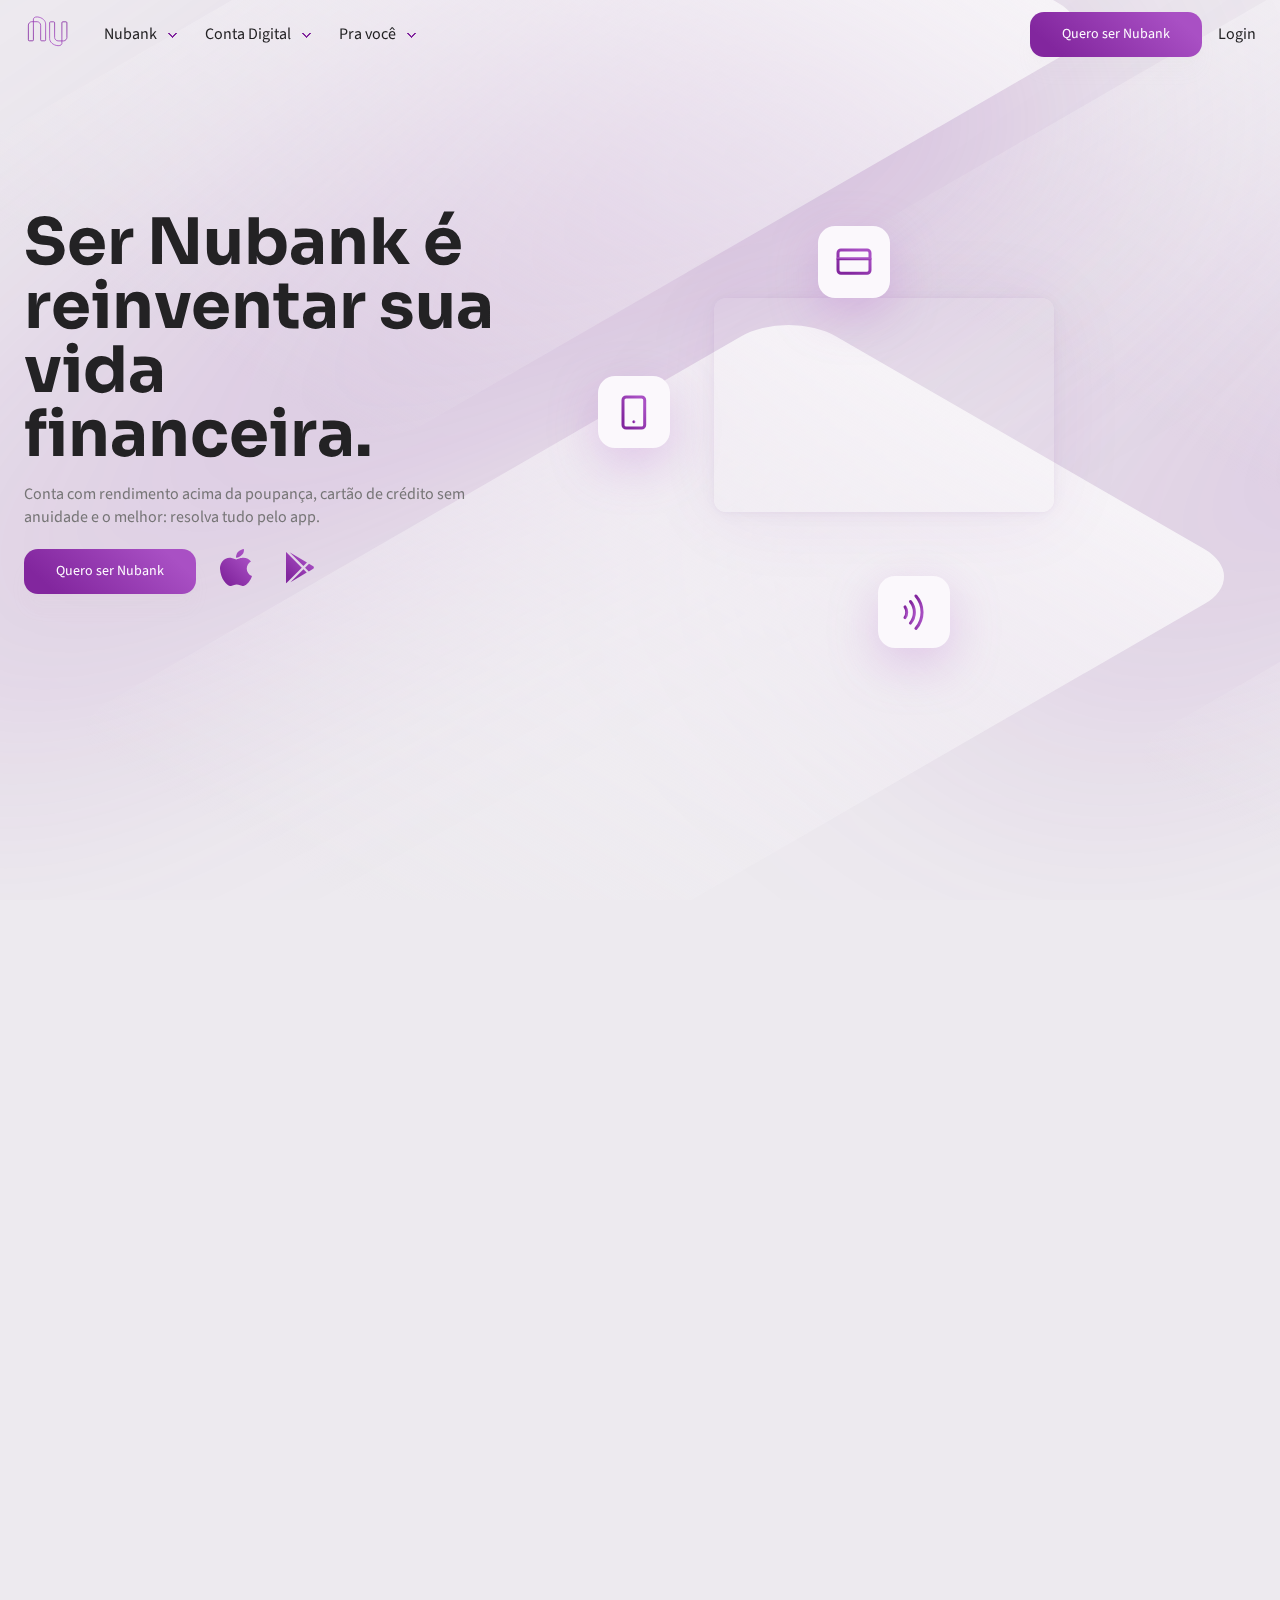
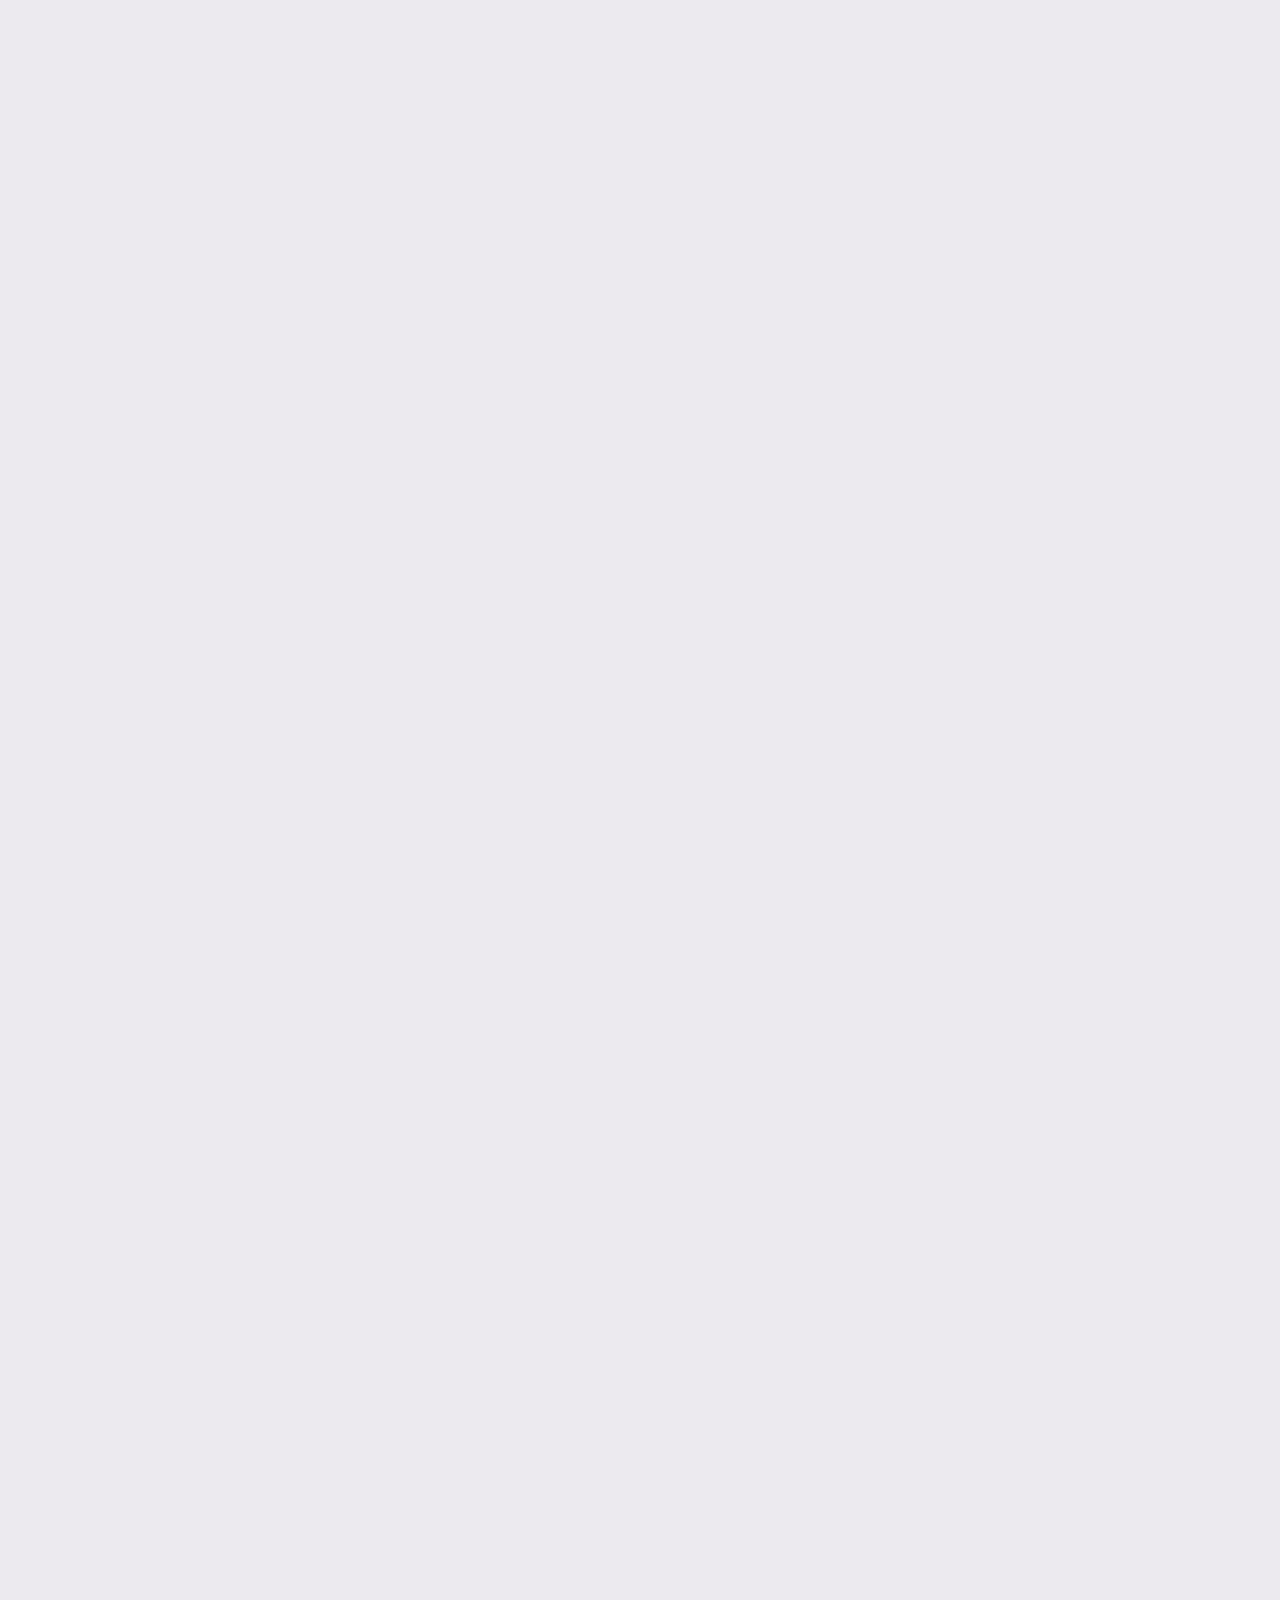
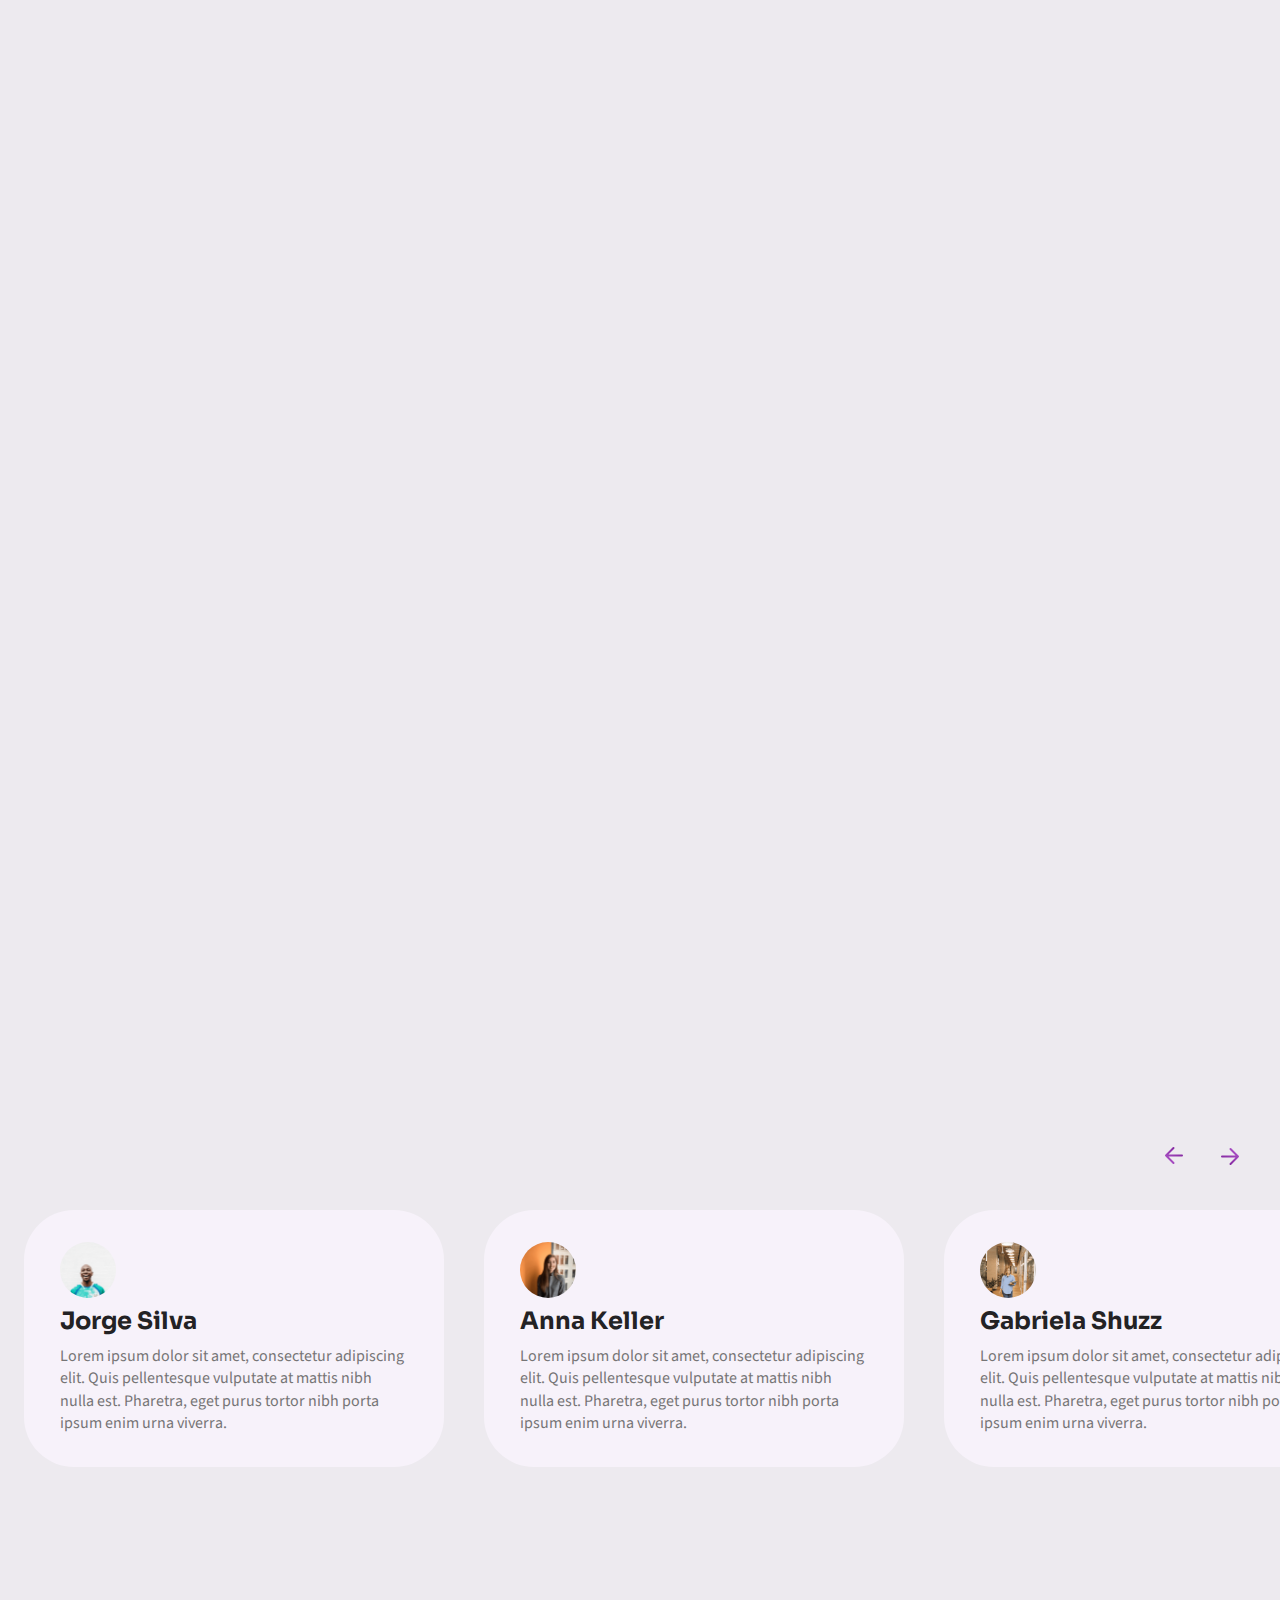
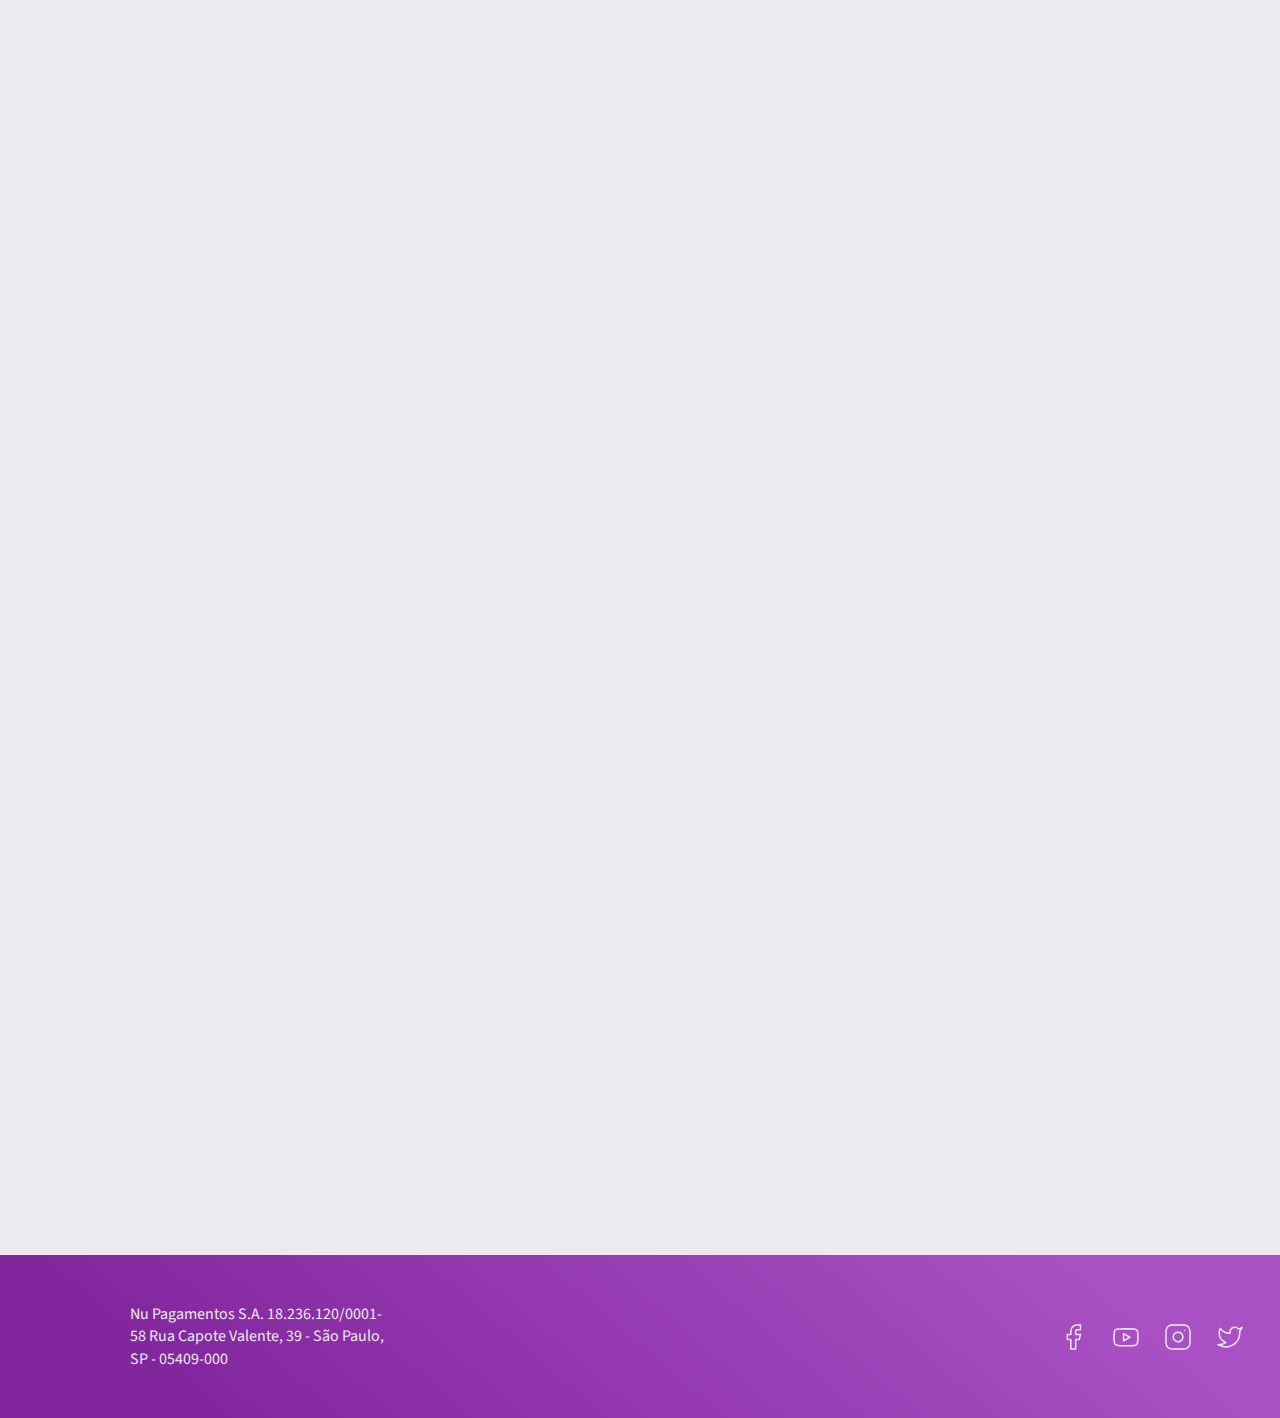
<file: nubank/index.html>
<!DOCTYPE html>
<html lang="en">
<head>
    <meta charset="UTF-8">
    <meta name="viewport" content="width=device-width, initial-scale=1.0">
    <link rel="preconnect" href="https://fonts.gstatic.com">
    <link href="https://fonts.googleapis.com/css2?family=Sora:wght@300;400;500;600&family=Source+Sans+Pro:wght@300;400&display=swap" rel="stylesheet"> 
    <link rel="stylesheet" href="css/style.css">
    <link rel="stylesheet" href="css/aos.css" />
    <link rel="stylesheet" href="https://unpkg.com/swiper/swiper-bundle.min.css">
    <title>Nubank</title>
    <script src="js/svg-inject.min.js"></script>
    <!-- <script src="js/svg-inject.min.js"></script> -->
</head>
<body>
    <!--========== HEADER ==========-->
    <div>
    <header id="header">
        <nav class="navbar-mobile">
            <div class="bx" id="bx" data-aos="fade-up" data-aos-delay="100"></div>
            <div class="logo" data-aos="fade-up" data-aos-delay="200">
                <a href="#">
                    <img src="svg/logonu.svg" loading="lazy" onload="SVGInject(this)" />
                </a>
            </div>
            <a href="" data-aos="fade-up" data-aos-delay="300">Login</a> 
        </nav>
        <nav class="navbar-desktop">
            <div class="navbar-desktop-item-1">
                <div class="logo" data-aos="fade-up" data-aos-delay="100">
                    <a href="#">
                        <img src="svg/logonu.svg" loading="lazy" onload="SVGInject(this)" />
                    </a> 
                </div>
                <ul class="menu-desktop">
                    <li class="menu-item" id="menu-item-1" data-aos="fade-up" data-aos-delay="200"> 
                        <a href="" class="nav-link-desktop">Nubank</a> 
                        <ul class="dropdown-menu" id="dropdown-item-1">
                            <li class="dropdown-item mb-1"> <a href="" class="nav-link-dropdown">O Nu</a> </li>
                            <li class="dropdown-item mb-1"> <a href="" class="nav-link-dropdown">Carreiras</a> </li>
                            <li class="dropdown-item"> <a href="" class="nav-link-dropdown">Imprensa</a> </li>
                        </ul>
                    </li>
                    <li class="menu-item" id="menu-item-2" data-aos="fade-up" data-aos-delay="300"> 
                        <a href="" class="nav-link-desktop">Conta Digital</a>
                        <ul class="dropdown-menu" id="dropdown-item-2">
                            <li class="dropdown-item mb-1"> <a href="" class="nav-link-dropdown">Crie sua conta</a> </li>
                            <li class="dropdown-item mb-1"> <a href="" class="nav-link-dropdown">Transferências</a> </li>
                            <li class="dropdown-item"> <a href="" class="nav-link-dropdown">Rendimento</a> </li>
                        </ul>
                     </li>
                    <li class="menu-item" id="menu-item-3" data-aos="fade-up" data-aos-delay="400"> 
                        <a href="" class="nav-link-desktop">Pra você</a>
                        <ul class="dropdown-menu" id="dropdown-item-3">
                            <li class="dropdown-item mb-1"> <a href="" class="nav-link-dropdown">Comunidade</a> </li>
                            <li class="dropdown-item mb-1"> <a href="" class="nav-link-dropdown">Rewards</a> </li>
                            <li class="dropdown-item"> <a href="" class="nav-link-dropdown">Novidades</a> </li>
                        </ul> 
                    </li>
                </ul>
            </div>
            <div class="navbar-desktop-item-2" data-aos="fade-up" data-aos-delay="500">
                <a href="" class="btn">Quero ser Nubank</a>
                <a href="" class="ml-2">Login</a>
            </div>
        </nav>
        <nav class="menu-mobile" id="menu-mobile" >
            <ul class="nav-list-mobile mb-5">
                <li class="mb-1"> <a href="" class="nav-link-mobile">Nubank</a> </li>
                <li class="mb-1"> <a href="" class="nav-link-mobile">Conta Digital</a> </li>
                <li class="mb-1"> <a href="" class="nav-link-mobile">Pra você</a> </li>
                <li class="mb-1"> <a href="" class="nav-link-mobile">Quero ser Nubank</a> </li>
                <li class="mt-3 flex-center"> 
                        
                    <a href=""><img src="svg/icon-facebook.svg" class="mx-1" loading="lazy" onload="SVGInject(this)" /></a>
                    <a href=""><img src="svg/icon-youtube.svg" class="mx-1" loading="lazy" onload="SVGInject(this)" /></a>
                    <a href=""><img src="svg/icon-instagram.svg" class="mx-1" loading="lazy" onload="SVGInject(this)" /></a>
                    <a href=""><img src="svg/icon-twitter.svg" class="mx-1" loading="lazy" onload="SVGInject(this)" /> </a>
                
                </li>
            </ul>
        </nav>
    </header>
    </div>

    <!--========== HERO ==========-->
    <div class="bg-home">
        <img src="svg/bg-home.svg" class="svg-bg-home" loading="lazy" onload="SVGInject(this)" />
    </div>
    <main class="container hero py-5"> 
        <div class="flex-item-1 py-4">

            <h1 data-aos="fade-up" data-aos-delay="600">
                Ser Nubank é reinventar sua vida financeira.
            </h1>
            <p class="my-2" data-aos="fade-up" data-aos-delay="700">
                Conta com rendimento acima da poupança, cartão de 
                crédito sem anuidade e o melhor: resolva tudo pelo app.
            </p>
            <div class="flex-start" data-aos="fade-up" data-aos-delay="800">
                <a href="#" class="btn">Quero ser Nubank</a>
                <a href="#appstore"><img class="width-auto ml-2" src="svg/appstore.svg" loading="lazy"  onload="SVGInject(this)" /></a>
                <a href="#playstore"><img class=" width-auto ml-2" src="svg/playstore.svg" loading="lazy" onload="SVGInject(this)" /></a>
            </div>
                
        </div>
        <div class="flex-center flex-item-3 div-card py-4" data-aos="fade-up" data-aos-delay="900">
            <img src="svg/icon-card.svg" class="icon-card-hero dropshadow" loading="lazy" onload="SVGInject(this)" />
            <img src="svg/icon-mobile.svg" class="icon-mobile-hero dropshadow" loading="lazy" onload="SVGInject(this)" />
            <img src="svg/icon-contactless.svg" class="icon-contactless-hero dropshadow" loading="lazy" onload="SVGInject(this)" />
            <div class="card"></div>
        </div>
    </main>


    <!--========== SECTION PEOPLE ==========-->
    <section class="container">

        <div class="flex-item-4 flex-column mx-2" style="min-width: 220px;">
            <h5 class="mb-1 mt-2" data-aos="fade-up" data-aos-delay="100">Para todos</h5>
            <h2 class="mb-1" data-aos="fade-up" data-aos-delay="200">Completo.</h2>
            <p class="my-2" data-aos="fade-up" data-aos-delay="300">
                Resolva seu dia a dia pelo celular. Sem filas, sem anuidade, sem tarifas abusivas.
                Cuide do seu dinheiro de um jeito simples. Somos eficientes para você usar seu 
                dinheiro com o que realmente importa, sem tarifas de manutenção.
            </p>
            <ul class="list">
                <li class="list-item bg-icon-check" data-aos="fade-up" data-aos-delay="400">
                    <strong class="mt-1" style="display: block;">100% gratuito.</strong>
                    <p>
                        Isso mesmo, você não paga nada para abrir sua conta.
                    </p>
                </li>
                <li class="list-item bg-icon-check" data-aos="fade-up" data-aos-delay="500">
                    <strong class="mt-1" style="display: block;">Sem taxas ou cobranças.</strong>
                    <p>
                        Não se preocupe com taxas adicionais ou anuidades. 
                    </p>
                </li>
                <li class="list-item bg-icon-check" data-aos="fade-up" data-aos-delay="600">
                    <strong class="mt-1" style="display: block;">O melhor suporte de todos.</strong>
                    <p>
                        Segundo pesquisas, temos o melhor suporte pra você.
                    </p>
                </li>
            </ul>
            <p data-aos="fade-up" data-aos-delay="700">
                <a href="" class="link">Confira os benefícios</a>
            </p>
            

        </div>
        <div class="flex-item-3 flex-column mx-2" data-aos="fade-up" data-aos-delay="400">
            <img src="svg/svg-people1.svg" loading="lazy" onload="SVGInject(this)" /> 
        </div>
        <div class="flex-item-1 flex-column mx-2 my-3" data-aos="fade-up" data-aos-delay="500">
            <img src="svg/svg-people2.svg" class="mx-2 my-2 img-people2" loading="lazy" onload="SVGInject(this)" />
            <img src="svg/svg-people3.svg" class="mx-2 my-2" loading="lazy" onload="SVGInject(this)" />
        </div>

    </section>


    <!--========== O MELHOR ==========-->
    <section class="container">
        <div class="best px-3 py-4" data-aos="fade-up" data-aos-delay="0">
            <div class="flex-auto m-2">
                <h5 data-aos="fade-up" data-aos-delay="100">O melhor</h5>
                <h2 data-aos="fade-up" data-aos-delay="200">Por que Nubank?</h2>
            </div>
            <div class="best-item flex-auto" data-aos="fade-up" data-aos-delay="300">
                <img src="svg/icon-cash.svg" class="icon width-auto" loading="lazy" onload="SVGInject(this)" /> 
                <p class="mt-2 bold">Conta rende mais que a poupança</p>
            </div>
            <div class="best-item flex-auto" data-aos="fade-up" data-aos-delay="400">
                <img src="svg/icon-transfer.svg" class="icon width-auto" loading="lazy" onload="SVGInject(this)" />
                <p class="mt-2 bold">Transferências e TEDs ilimitadas</p>
            </div>
            <div class="best-item flex-auto" data-aos="fade-up" data-aos-delay="500">
                <img src="svg/icon-card.svg" class="icon width-auto" loading="lazy" onload="SVGInject(this)" />
                <p class="mt-2 bold">Conta e cartão 100% gratuitos</p>
            </div>
            <div class="best-item flex-auto" data-aos="fade-up" data-aos-delay="600">
                <img src="svg/icon-phone.svg" class="icon width-auto" loading="lazy" onload="SVGInject(this)" />
                <p class="mt-2 bold">O melhor suporte 24h do Brasil</p>
            </div>
        </div>
    </section>


    <!--========== MOBILE ==========-->
    <section class="container">

        <div class="flex-item-1 flex-center mx-3 relative" data-aos="fade-up" data-aos-delay="600">
            <div class="pulse"></div>
            <img src="svg/fignu2.svg" loading="lazy" onload="SVGInject(this)" />
        </div>
        <div class="flex-item-3 flex-column mx-2">
            <h5 class="mb-1 mt-2" data-aos="fade-up" data-aos-delay="100">Conta digital</h5>
            <h2 class="mb-1" data-aos="fade-up" data-aos-delay="200">Tudo pelo App.</h2>
            <p class="my-2" data-aos="fade-up" data-aos-delay="300">
                Nossa conta digital com mais de 20 milhões de clientes em todo o Brasil.
                Pague suas contas, ajuste seu limite, bloqueie e desbloqueie o cartão quando 
                quiser e acompanhe cada movimentação em tempo real. Tudo pelo aplicativo.
            </p>

            <ul class="list">
                <li class="list-item bg-icon-mobile" data-aos="fade-up" data-aos-delay="400">
                    <strong>Tudo na palma da sua mão</strong>
                    <p>
                        Conta digital. Você resolve tudo pelo App. Tudo. 
                    </p>
                </li>
                <li class="list-item bg-icon-time" data-aos="fade-up" data-aos-delay="500">
                    <strong>Sem filas ou burocracias</strong>
                    <p>
                        Investimos no melhor suporte pra isso. Não tem filas. Economia de tempo.
                    </p>
                </li>
                <li class="list-item bg-icon-config" data-aos="fade-up" data-aos-delay="600">
                    <strong>Configure tudo no app</strong>
                    <p>
                        Toda a configuração e acesso aos novos recursos a um clique 
                        de distância.  
                    </p>
                </li>
            </ul>
            <p data-aos="fade-up" data-aos-delay="700">
                <a href="" class="link">Segura e sem complicações</a>
            </p>
            
        </div>

    </section>


    <!--========== CARD ==========-->
    <section class="container">

        <div class="flex-item-3 flex-column mx-2">
            <h5 class="mb-1 mt-2" data-aos="fade-up" data-aos-delay="100">seu roxinho</h5>
            <h2 class="mb-1" data-aos="fade-up" data-aos-delay="200">Crédito e débito.</h2>
            <p class="my-2" data-aos="fade-up" data-aos-delay="300">
                Pode chamar ele de roxinho. Além disso, pode chamar ele de moderno,
                 gratuito e prático também. Facilidade e segurança para você em mais 
                 de 30 milhões de estabelecimentos, além dos benefícios Mastercard.
            </p>

            <ul class="list">
                <li class="list-item bg-icon-contactless" data-aos="fade-up" data-aos-delay="400">
                    <strong>Tecnologia Contactless</strong>
                    <p>
                        Tecnologia de pagamento por aproximação. Mais agilidade 
                        no dia a dia.
                    </p>
                </li>
                <li class="list-item bg-icon-card" data-aos="fade-up" data-aos-delay="500">
                    <strong>Cartão virtual</strong>
                    <p>
                        Você pode gerar cartões virtuais no app para suas compras online.
                        Mais segurança.
                    </p>
                </li>
            </ul>
            <p data-aos="fade-up" data-aos-delay="600">
                <a href="" class="link">Saiba mais</a>
            </p>
            
        </div>
        <div class="flex-item-1 flex-center mx-3" data-aos="fade-up" data-aos-delay="500">
            <img src="svg/fignu3.svg" loading="lazy"  onload="SVGInject(this)" />
        </div>

    </section>




        
        <section class="box">
            <h5 class="mb-1 mt-2" data-aos="fade-up" data-aos-delay="100">depoimentos</h5>
            <h2 class="mb-1" data-aos="fade-up" data-aos-delay="200">Todos amam o roxinho</h2>
        </section>
        <section class="container-swiper hidden">
            <div class="swiper-container">
                <div class="swiper-wrapper">
                    <div class="swiper-slide">
                        <div class="photo-profile my-1 photo-1"></div>
                        <h4 class="my-1">Jorge Silva</h4>
                        <p class="my-1">
                            Lorem ipsum dolor sit amet, consectetur adipiscing elit. 
                            Quis pellentesque vulputate at mattis nibh nulla est. 
                            Pharetra, eget purus tortor nibh porta ipsum enim urna viverra.
                        </p>
                    </div>
                    <div class="swiper-slide">
                        <div class="photo-profile my-1 photo-2"></div>
                        <h4 class="my-1">Anna Keller</h4>
                        <p class="my-1">
                            Lorem ipsum dolor sit amet, consectetur adipiscing elit. 
                            Quis pellentesque vulputate at mattis nibh nulla est. 
                            Pharetra, eget purus tortor nibh porta ipsum enim urna viverra.
                        </p>
                    </div>
                    <div class="swiper-slide">
                        <div class="photo-profile my-1 photo-3"></div>
                        <h4 class="my-1">Gabriela Shuzz</h4>
                        <p class="my-1">
                            Lorem ipsum dolor sit amet, consectetur adipiscing elit. 
                            Quis pellentesque vulputate at mattis nibh nulla est. 
                            Pharetra, eget purus tortor nibh porta ipsum enim urna viverra.
                        </p>
                    </div>
                    <div class="swiper-slide">
                        <div class="photo-profile my-1 photo-4"></div>
                        <h4 class="my-1">Lia Vieira</h4>
                        <p class="my-1">
                            Lorem ipsum dolor sit amet, consectetur adipiscing elit. 
                            Quis pellentesque vulputate at mattis nibh nulla est. 
                            Pharetra, eget purus tortor nibh porta ipsum enim urna viverra.
                        </p>
                    </div>
                    <div class="swiper-slide">
                        <div class="photo-profile my-1 photo-5"></div>
                        <h4 class="my-1">Théo Gomes</h4>
                        <p class="my-1">
                            Lorem ipsum dolor sit amet, consectetur adipiscing elit. 
                            Quis pellentesque vulputate at mattis nibh nulla est. 
                            Pharetra, eget purus tortor nibh porta ipsum enim urna viverra.
                        </p>
                    </div>
                    <div class="swiper-slide">
                        <div class="photo-profile my-1 photo-6"></div>
                        <h4 class="my-1">Marcela Sousa</h4>
                        <p class="my-1">
                            Lorem ipsum dolor sit amet, consectetur adipiscing elit. 
                            Quis pellentesque vulputate at mattis nibh nulla est. 
                            Pharetra, eget purus tortor nibh porta ipsum enim urna viverra.
                        </p>
                    </div>
                </div>
                
                </div>

                <div class="button-next"></div>
                <div class="button-prev"></div> 
        </section>




    <!--========== FAÇA SUA CONTA ==========-->
    <section class="container">

        <div class="flex-item-3 flex-column mx-2">
            <h5 class="mb-1 mt-2" data-aos="fade-up" data-aos-delay="100">faça sua conta</h5>
            <h2 class="mb-1" data-aos="fade-up" data-aos-delay="200">Baixe. É gratuito.</h2>
            <p class="my-2" data-aos="fade-up" data-aos-delay="300">
                Vamos lá, junte-se aos mais de 20 milhões que escolheram o Nubank.
                Conte com o banco digital que mais cresce no Brasil. É de graça. É para todos.
                Clique e baixe o App.
            </p>
            <div class="flex-start mt-2" data-aos="fade-up" data-aos-delay="400">
                <a href=""><img class="width-auto button" style="filter: drop-shadow(0px 16px 24px rgba(169, 80, 196, 0.25));" src="svg/app-store.svg" loading="lazy"  onload="SVGInject(this)" /></a>
                <a href=""><img class=" width-auto button ml-2" style="filter: drop-shadow(0px 16px 24px rgba(169, 80, 196, 0.25));" src="svg/google-play.svg" loading="lazy"  onload="SVGInject(this)" /></a>
            </div>

        </div>
        <div class="flex-item-1 flex-center mx-3" data-aos="fade-up" data-aos-delay="300">
            <img src="svg/fignu4.svg" loading="lazy" onload="SVGInject(this)" />
        </div>

    </section>


    <!--========== NUCONTA ==========-->

    <div class="bg-invite">
        <img src="svg/fignu5.svg" class="svg-bg-invite" loading="lazy" onload="SVGInject(this)" />
        
    <section class="container">

        <div class="flex-item-1 flex-center flex-column mx-2">
            <h5 class="mb-1 mt-2" data-aos="fade-up" data-aos-delay="100">nuconta</h5>
            <h2 class="mb-1 text-center" data-aos="fade-up" data-aos-delay="200">O melhor dos bancos digitais. Pra você.</h2>
            <p class="my-2 text-center" data-aos="fade-up" data-aos-delay="300">
                Lorem ipsum dolor sit amet, consectetur adipiscing elit. 
                Quis pellentesque vulputate at mattis nibh nulla est. 
                Pharetra, eget purus tortor nibh porta ipsum enim urna viverra.
                Pharetra, eget purus tortor nibh porta ipsum enim urna viverra.
            </p>
            <div class="my-2" data-aos="fade-up" data-aos-delay="400">
                <a href="" class="btn">Quero ser Nubank</a>
            </div>
            

        </div>

    </section>
    </div>

    <!--========== FOOTER ==========-->
    <footer>
        <section class="container py-3 ">
            <div class="footer-flex-1">
                <img src="svg/logonu-white.svg" style="max-width: 90px;" class="mx-1" loading="lazy"  onload="SVGInject(this)" />
                <p>
                    Nu Pagamentos S.A.  18.236.120/0001-58
                    Rua Capote Valente, 39 - São Paulo, SP - 05409-000
                </p>
            </div>
            <div class="footer-flex-2"  >
                <img src="svg/icon-facebook.svg" class="mx-1" loading="lazy" onload="SVGInject(this)" />
                <img src="svg/icon-youtube.svg" class="mx-1" loading="lazy" onload="SVGInject(this)" />
                <img src="svg/icon-instagram.svg" class="mx-1" loading="lazy" onload="SVGInject(this)" />
                <img src="svg/icon-twitter.svg" class="mx-1" loading="lazy" onload="SVGInject(this)" />
            </div>
        </section>
    </footer>


    <!--========== APP JS ==========-->
    <script src="https://unpkg.com/swiper/swiper-bundle.min.js"></script>
    <script src="js/app.js"></script>
    <script src="js/aos.js"></script>
    <script>
        AOS.init({
            easing: "ease-out-quart",
            duration: 400,
        });

        var swiper = new Swiper('.swiper-container', {
            slidesPerView: 'auto',
            spaceBetween: 40,
            grabCursor: true,
            pagination: {
                el: '.swiper-pagination',
                clickable: true,
                type: 'progressbar',
            },
            navigation: {
                nextEl: '.button-next',
                prevEl: '.button-prev',
            },
        });
    </script>
    
    
</body>
</html>
</file>
<file: nubank/css/style.css>
*,
*:after,
*:before {
  padding: 0;
  margin: 0;
  -webkit-box-sizing: border-box;
          box-sizing: border-box;
}

.container {
  max-width: 1440px;
  margin: 0 auto;
  padding: 96px 24px;
  display: -webkit-box;
  display: -ms-flexbox;
  display: flex;
  -webkit-box-pack: center;
      -ms-flex-pack: center;
          justify-content: center;
  -webkit-box-align: center;
      -ms-flex-align: center;
          align-items: center;
  -webkit-box-orient: horizontal;
  -webkit-box-direction: normal;
      -ms-flex-direction: row;
          flex-direction: row;
  overflow: hidden;
}

@media screen and (max-width: 960px) {
  .container {
    -webkit-box-orient: vertical;
    -webkit-box-direction: normal;
        -ms-flex-direction: column;
            flex-direction: column;
    padding: 32px 18px;
  }
}

.flex-start {
  display: -webkit-box;
  display: -ms-flexbox;
  display: flex;
  -webkit-box-pack: start;
      -ms-flex-pack: start;
          justify-content: flex-start;
  -webkit-box-align: center;
      -ms-flex-align: center;
          align-items: center;
}

.flex-center {
  display: -webkit-box;
  display: -ms-flexbox;
  display: flex;
  -webkit-box-pack: center;
      -ms-flex-pack: center;
          justify-content: center;
  -webkit-box-align: center;
      -ms-flex-align: center;
          align-items: center;
}

.flex-column {
  -webkit-box-orient: vertical;
  -webkit-box-direction: normal;
      -ms-flex-direction: column;
          flex-direction: column;
}

.relative {
  position: relative;
}

.flex-wrap {
  -ms-flex-wrap: wrap;
      flex-wrap: wrap;
}

.flex-item-1 {
  -webkit-box-flex: 1;
      -ms-flex: 1 1 360px;
          flex: 1 1 360px;
}

.flex-item-2 {
  -webkit-box-flex: 2;
      -ms-flex: 2 1 360px;
          flex: 2 1 360px;
}

.flex-item-3 {
  -webkit-box-flex: 3;
      -ms-flex: 3 1 360px;
          flex: 3 1 360px;
}

.flex-item-4 {
  -webkit-box-flex: 4;
      -ms-flex: 4 1 360px;
          flex: 4 1 360px;
}

.flex-item-5 {
  -webkit-box-flex: 5;
      -ms-flex: 5 1 360px;
          flex: 5 1 360px;
}

.flex-auto {
  -webkit-box-flex: 1;
      -ms-flex: 1 1 auto;
          flex: 1 1 auto;
}

.width-auto {
  width: auto;
}

.w-100 {
  width: 100%;
}

.w-75 {
  width: 75%;
}

.w-50 {
  width: 50%;
}

.w-25 {
  width: 25%;
}

.hidden {
  overflow: hidden;
}

.bg-home {
  width: 100%;
  height: 100%;
  overflow: hidden;
  position: absolute;
  z-index: -1;
}

.svg-bg-home {
  width: 150%;
}

@media screen and (min-width: 1440px) {
  .svg-bg-home {
    width: 100%;
  }
}

@media screen and (max-width: 960px) {
  .svg-bg-home {
    width: 150%;
  }
}

.hero {
  height: 90vh;
}

@media screen and (max-width: 960px) {
  .hero {
    height: auto;
  }
}

.best {
  display: -webkit-box;
  display: -ms-flexbox;
  display: flex;
  -webkit-box-pack: center;
      -ms-flex-pack: center;
          justify-content: center;
  -webkit-box-align: center;
      -ms-flex-align: center;
          align-items: center;
  position: relative;
  border-radius: 50px;
  background-color: #f7f2fa;
}

.best::after {
  display: block;
  content: "";
  position: absolute;
  top: 0;
  left: 50%;
  -webkit-transform: translate(-50%, 0);
          transform: translate(-50%, 0);
  width: 124px;
  height: 32px;
  background-image: url("../svg/entail.svg");
  background-repeat: no-repeat;
}

@media screen and (max-width: 960px) {
  .best {
    -webkit-box-orient: vertical;
    -webkit-box-direction: normal;
        -ms-flex-direction: column;
            flex-direction: column;
  }
}

.best-item {
  display: -webkit-box;
  display: -ms-flexbox;
  display: flex;
  -webkit-box-orient: vertical;
  -webkit-box-direction: normal;
      -ms-flex-direction: column;
          flex-direction: column;
  -webkit-box-pack: start;
      -ms-flex-pack: start;
          justify-content: flex-start;
  -webkit-box-align: start;
      -ms-flex-align: start;
          align-items: flex-start;
  padding: 16px 16px;
  margin: 8px 0px;
  position: relative;
}

@media screen and (max-width: 960px) {
  .best-item {
    -webkit-box-pack: center;
        -ms-flex-pack: center;
            justify-content: center;
    -webkit-box-align: center;
        -ms-flex-align: center;
            align-items: center;
  }
  .best-item p {
    text-align: center;
  }
}

.bg-invite {
  width: 100%;
  height: 100%;
  overflow: hidden;
  position: relative;
  display: -webkit-box;
  display: -ms-flexbox;
  display: flex;
  -webkit-box-pack: center;
      -ms-flex-pack: center;
          justify-content: center;
  -webkit-box-align: center;
      -ms-flex-align: center;
          align-items: center;
}

.svg-bg-invite {
  position: absolute;
  width: 100%;
  z-index: -1;
}

@media screen and (max-width: 960px) {
  .svg-bg-invite {
    width: 150%;
  }
}

.invite {
  height: 90vh;
}

@media screen and (max-width: 960px) {
  .invite {
    height: auto;
  }
}

.dropshadow {
  -webkit-filter: drop-shadow(0px 16px 24px rgba(169, 80, 196, 0.25));
          filter: drop-shadow(0px 16px 24px rgba(169, 80, 196, 0.25));
}

.icon {
  -webkit-filter: drop-shadow(0px 16px 24px rgba(169, 80, 196, 0.25));
          filter: drop-shadow(0px 16px 24px rgba(169, 80, 196, 0.25));
  -webkit-transition: 0.5s ease;
  transition: 0.5s ease;
  cursor: pointer;
}

.icon:hover {
  -webkit-transform: scale(1.05);
          transform: scale(1.05);
}

.list {
  margin-top: 36px;
}

.list-item {
  list-style: none;
  position: relative;
  padding: 8px 8px 8px 72px;
  margin-bottom: 48px;
}

@media screen and (max-width: 960px) {
  .list-item {
    margin-bottom: 32px;
  }
}

.list-item::after {
  position: absolute;
  top: 0;
  left: -8px;
  content: "";
  width: 64px;
  height: 64px;
}

h1 {
  color: #232224;
  font-family: "Sora", sans-serif;
  font-size: 64px;
  line-height: 100%;
}

@media screen and (max-width: 960px) {
  h1 {
    font-family: "Sora", sans-serif;
    font-size: 36px;
    line-height: 100%;
  }
}

h2 {
  color: #232224;
  font-family: "Sora", sans-serif;
  font-size: 52px;
  line-height: 100%;
}

@media screen and (max-width: 960px) {
  h2 {
    font-family: "Sora", sans-serif;
    font-size: 36px;
    line-height: 100%;
  }
}

h3 {
  color: #232224;
  font-family: "Sora", sans-serif;
  font-size: 36px;
  line-height: 120%;
}

@media screen and (max-width: 960px) {
  h3 {
    font-family: "Sora", sans-serif;
    font-size: 24px;
    line-height: 120%;
  }
}

h4 {
  color: #232224;
  font-family: "Sora", sans-serif;
  font-size: 24px;
  line-height: 130%;
}

@media screen and (max-width: 960px) {
  h4 {
    font-family: "Sora", sans-serif;
    font-size: 18px;
    line-height: 130%;
  }
}

h5 {
  text-transform: uppercase;
  background: linear-gradient(220.94deg, #a950c4 14.43%, #82269e 85.28%);
  background-clip: text;
  -webkit-background-clip: text;
  -webkit-text-fill-color: transparent;
  font-weight: bold;
  font-family: "Sora", sans-serif;
  font-size: 18px;
  line-height: 140%;
}

@media screen and (max-width: 960px) {
  h5 {
    font-family: "Sora", sans-serif;
    font-size: 16px;
    line-height: 150%;
  }
}

p {
  color: #767576;
  font-family: "Source Sans Pro", sans-serif;
  font-size: 16px;
  line-height: 140%;
}

@media screen and (max-width: 960px) {
  p {
    font-family: "Source Sans Pro", sans-serif;
    font-size: 14px;
    line-height: 150%;
  }
}

.bold {
  font-weight: bold;
  color: #353436;
}

strong {
  color: #232224;
  font-family: "Source Sans Pro", sans-serif;
  font-size: 16px;
  line-height: 140%;
}

@media screen and (max-width: 960px) {
  strong {
    font-family: "Source Sans Pro", sans-serif;
    font-size: 14px;
    line-height: 150%;
  }
}

.text-center {
  text-align: center;
}

.btn {
  background: linear-gradient(220.94deg, #a950c4 14.43%, #82269e 85.28%);
  border-radius: 14px;
  text-decoration: none;
  font-family: "Source Sans Pro", sans-serif;
  font-size: 14px;
  line-height: 150%;
  color: #fefbff;
  padding: 12px 32px;
  -webkit-transition: 0.3s ease;
  transition: 0.3s ease;
  -webkit-box-shadow: 0px 17px 17px rgba(204, 204, 204, 0.04), 0px 5.125px 5.125px rgba(204, 204, 204, 0.0260636), 0px 2.12866px 2.12866px rgba(204, 204, 204, 0.02), 0px 0.7699px 0.7699px rgba(204, 204, 204, 0.0139364);
          box-shadow: 0px 17px 17px rgba(204, 204, 204, 0.04), 0px 5.125px 5.125px rgba(204, 204, 204, 0.0260636), 0px 2.12866px 2.12866px rgba(204, 204, 204, 0.02), 0px 0.7699px 0.7699px rgba(204, 204, 204, 0.0139364);
}

.btn:hover {
  -webkit-box-shadow: 0px 17px 17px rgba(169, 80, 196, 0.13), 0px 5.125px 5.125px rgba(169, 80, 196, 0.0847066), 0px 2.12866px 2.12866px rgba(169, 80, 196, 0.065), 0px 0.7699px 0.7699px rgba(169, 80, 196, 0.0452935);
          box-shadow: 0px 17px 17px rgba(169, 80, 196, 0.13), 0px 5.125px 5.125px rgba(169, 80, 196, 0.0847066), 0px 2.12866px 2.12866px rgba(169, 80, 196, 0.065), 0px 0.7699px 0.7699px rgba(169, 80, 196, 0.0452935);
  -webkit-transform: scale(1.02);
          transform: scale(1.02);
  opacity: 0.9;
}

a {
  font-family: "Source Sans Pro", sans-serif;
  font-size: 16px;
  line-height: 140%;
  text-decoration: none;
  color: #232224;
  -webkit-transition: 0.5s ease;
  transition: 0.5s ease;
}

a:hover {
  opacity: 0.9;
}

.link {
  display: inline-block;
  color: #82269e;
  background-image: url("../svg/icon-arrow.svg");
  background-repeat: no-repeat;
  background-position: 0% 50%;
  font-size: 18px;
  -webkit-transition: 0.5s ease;
  transition: 0.5s ease;
  padding-top: 16px;
  padding-bottom: 16px;
  padding-left: 40px;
  padding-right: 16px;
  position: relative;
}

.link:after {
  content: "";
  position: absolute;
  top: 75%;
  left: 56px;
  width: 0%;
  height: 2px;
  z-index: -1;
  -webkit-transition: 0.5s ease;
  transition: 0.5s ease;
  background-color: #bb71d2;
}

.link:hover {
  opacity: 0.8;
  padding-left: 64px;
  background-position: 8px 50%;
}

.link:hover:after {
  width: 90%;
}

.button {
  -webkit-transition: 0.5s ease;
  transition: 0.5s ease;
}

.button:hover {
  -webkit-transform: scale(1.05);
          transform: scale(1.05);
}

.s-0 {
  margin: 0;
  padding: 0;
}

.m-1 {
  margin: 8px;
}

.m-2 {
  margin: 16px;
}

.m-3 {
  margin: 48px;
}

.m-4 {
  margin: 72px;
}

.m-5 {
  margin: 128px;
}

.mt-1 {
  margin-top: 8px;
}

.mt-2 {
  margin-top: 16px;
}

.mt-3 {
  margin-top: 48px;
}

.mt-4 {
  margin-top: 72px;
}

.mt-5 {
  margin-top: 128px;
}

.ml-1 {
  margin-left: 8px;
}

.ml-2 {
  margin-left: 16px;
}

.ml-3 {
  margin-left: 48px;
}

.ml-4 {
  margin-left: 72px;
}

.ml-5 {
  margin-left: 128px;
}

.mr-1 {
  margin-right: 8px;
}

.mr-2 {
  margin-right: 16px;
}

.mr-3 {
  margin-right: 48px;
}

.mr-4 {
  margin-right: 72px;
}

.mr-5 {
  margin-right: 128px;
}

.mb-1 {
  margin-bottom: 8px;
}

.mb-2 {
  margin-bottom: 16px;
}

.mb-3 {
  margin-bottom: 48px;
}

.mb-4 {
  margin-bottom: 72px;
}

.mb-5 {
  margin-bottom: 128px;
}

.mx-1 {
  margin-left: 8px;
  margin-right: 8px;
}

.mx-2 {
  margin-left: 16px;
  margin-right: 16px;
}

.mx-3 {
  margin-left: 48px;
  margin-right: 48px;
}

.mx-4 {
  margin-left: 72px;
  margin-right: 72px;
}

.mx-5 {
  margin-left: 128px;
  margin-right: 128px;
}

.my-1 {
  margin-top: 8px;
  margin-bottom: 8px;
}

.my-2 {
  margin-top: 16px;
  margin-bottom: 16px;
}

.my-3 {
  margin-top: 48px;
  margin-bottom: 48px;
}

.my-4 {
  margin-top: 72px;
  margin-bottom: 72px;
}

.my-5 {
  margin-top: 128px;
  margin-bottom: 128px;
}

.p-1 {
  padding: 8px;
}

.p-2 {
  padding: 16px;
}

.p-3 {
  padding: 48px;
}

.p-4 {
  padding: 72px;
}

.p-5 {
  padding: 128px;
}

.pt-1 {
  padding-top: 8px;
}

.pt-2 {
  padding-top: 16px;
}

.pt-3 {
  padding-top: 48px;
}

.pt-4 {
  padding-top: 72px;
}

.pt-5 {
  padding-top: 128px;
}

.pl-1 {
  padding-left: 8px;
}

.pl-2 {
  padding-left: 16px;
}

.pl-3 {
  padding-left: 48px;
}

.pl-4 {
  padding-left: 72px;
}

.pl-5 {
  padding-left: 128px;
}

.pr-1 {
  padding-right: 8px;
}

.pr-2 {
  padding-right: 16px;
}

.pr-3 {
  padding-right: 48px;
}

.pr-4 {
  padding-right: 72px;
}

.pr-5 {
  padding-right: 128px;
}

.pb-1 {
  padding-bottom: 8px;
}

.pb-2 {
  padding-bottom: 16px;
}

.pb-3 {
  padding-bottom: 48px;
}

.pb-4 {
  padding-bottom: 72px;
}

.pb-5 {
  padding-bottom: 128px;
}

.px-1 {
  padding-left: 8px;
  padding-right: 8px;
}

.px-2 {
  padding-left: 16px;
  padding-right: 16px;
}

.px-3 {
  padding-left: 48px;
  padding-right: 48px;
}

.px-4 {
  padding-left: 72px;
  padding-right: 72px;
}

.px-5 {
  padding-left: 128px;
  padding-right: 128px;
}

.py-1 {
  padding-top: 8px;
  padding-bottom: 8px;
}

.py-2 {
  padding-top: 16px;
  padding-bottom: 16px;
}

.py-3 {
  padding-top: 48px;
  padding-bottom: 48px;
}

.py-4 {
  padding-top: 72px;
  padding-bottom: 72px;
}

.py-5 {
  padding-top: 128px;
  padding-bottom: 128px;
}

html {
  scroll-behavior: smooth;
}

body {
  width: 100%;
  height: 100vh;
  position: relative;
  scroll-behavior: smooth;
  background-color: #edeaef;
}

svg {
  width: 100%;
}

img {
  width: 100%;
}

.border {
  border: 1px solid red;
}

header {
  width: 100%;
  background-color: transparent;
  -webkit-box-shadow: 0 0 0 rgba(255, 255, 255, 0);
          box-shadow: 0 0 0 rgba(255, 255, 255, 0);
  -webkit-transition: 0.5s ease;
  transition: 0.5s ease;
  z-index: 800;
  position: fixed;
}

.active-header {
  background-color: #f7f2fa;
  -webkit-box-shadow: 0px 51px 80px rgba(169, 80, 196, 0.08), 0px 15.375px 24.1177px rgba(169, 80, 196, 0.0521271), 0px 6.38599px 10.0172px rgba(169, 80, 196, 0.04), 0px 2.30969px 3.62304px rgba(169, 80, 196, 0.0278729);
          box-shadow: 0px 51px 80px rgba(169, 80, 196, 0.08), 0px 15.375px 24.1177px rgba(169, 80, 196, 0.0521271), 0px 6.38599px 10.0172px rgba(169, 80, 196, 0.04), 0px 2.30969px 3.62304px rgba(169, 80, 196, 0.0278729);
}

.navbar-mobile {
  max-width: 1440px;
  margin: 0 auto;
  padding: 10px 24px;
  display: -webkit-box;
  display: -ms-flexbox;
  display: flex;
  -webkit-box-pack: justify;
      -ms-flex-pack: justify;
          justify-content: space-between;
  -webkit-box-align: center;
      -ms-flex-align: center;
          align-items: center;
  display: none;
}

@media screen and (max-width: 960px) {
  .navbar-mobile {
    display: -webkit-box;
    display: -ms-flexbox;
    display: flex;
  }
}

.bx {
  width: 36px;
  height: 36px;
  position: relative;
  cursor: pointer;
  z-index: 999;
  -webkit-transition: 0.7s ease;
  transition: 0.7s ease;
}

.bx:after {
  content: "";
  position: absolute;
  top: 40%;
  left: 17%;
  width: 70%;
  height: 2px;
  border-radius: 2px;
  background-color: #82269e;
  -webkit-transition: 0.5s ease;
  transition: 0.5s ease;
}

.bx:before {
  content: "";
  position: absolute;
  top: 64%;
  left: 17%;
  width: 70%;
  height: 2px;
  background-color: #82269e;
  -webkit-transition: 0.5s ease;
  transition: 0.5s ease;
}

.active-bx {
  width: 36px;
  height: 36px;
  position: relative;
  cursor: pointer;
  z-index: 999;
}

.active-bx:after {
  content: "";
  position: absolute;
  top: 50%;
  left: 17%;
  width: 70%;
  height: 2px;
  border-radius: 2px;
  -webkit-transform: rotate(-135deg);
          transform: rotate(-135deg);
  background-color: #82269e;
}

.active-bx:before {
  content: "";
  position: absolute;
  top: 50%;
  left: 17%;
  width: 70%;
  height: 2px;
  -webkit-transform: rotate(315deg);
          transform: rotate(315deg);
  background-color: #82269e;
}

.menu-mobile {
  width: 100vw;
  height: 100vh;
  background-color: #f7f2fa;
  display: -webkit-box;
  display: -ms-flexbox;
  display: flex;
  -webkit-box-pack: center;
      -ms-flex-pack: center;
          justify-content: center;
  -webkit-box-align: center;
      -ms-flex-align: center;
          align-items: center;
  position: absolute;
  opacity: 0;
  pointer-events: none;
  z-index: 999;
  -webkit-transition: 0.7s ease;
  transition: 0.7s ease;
}

.active-menu-mobile {
  opacity: 1;
  pointer-events: all;
}

.nav-list-mobile {
  max-width: 1440px;
  list-style: none;
  display: -webkit-box;
  display: -ms-flexbox;
  display: flex;
  -webkit-box-orient: vertical;
  -webkit-box-direction: normal;
      -ms-flex-direction: column;
          flex-direction: column;
}

.nav-list-mobile svg {
  width: 36px;
  height: 36px;
}

.nav-list-mobile svg path {
  stroke: #a6a6a7;
  -webkit-transition: 0.7s ease;
  transition: 0.7s ease;
}

.nav-list-mobile svg:hover path {
  stroke: #82269e;
}

.nav-link-mobile {
  display: block;
  font-family: "Sora", sans-serif;
  font-size: 36px;
  line-height: 120%;
  color: #555456;
  -webkit-transition: 1s ease;
  transition: 1s ease;
  padding: 16px 24px;
  position: relative;
}

.nav-link-mobile:after {
  content: "";
  position: absolute;
  top: 90%;
  left: 16px;
  width: 0%;
  height: 2px;
  z-index: -1;
  -webkit-transition: 1s ease;
  transition: 1s ease;
  background-color: #bb71d2;
}

.nav-link-mobile:hover {
  color: #701f88;
}

.nav-link-mobile:hover:after {
  width: 100%;
}

.navbar-desktop {
  max-width: 1440px;
  margin: 0 auto;
  padding: 10px 24px;
  display: -webkit-box;
  display: -ms-flexbox;
  display: flex;
  -webkit-box-pack: justify;
      -ms-flex-pack: justify;
          justify-content: space-between;
  -webkit-box-align: center;
      -ms-flex-align: center;
          align-items: center;
}

@media screen and (max-width: 960px) {
  .navbar-desktop {
    display: none;
  }
}

.navbar-desktop-item-1 {
  -webkit-box-flex: 1;
      -ms-flex: 1 1 auto;
          flex: 1 1 auto;
  display: -webkit-box;
  display: -ms-flexbox;
  display: flex;
  -webkit-box-pack: start;
      -ms-flex-pack: start;
          justify-content: flex-start;
  -webkit-box-align: center;
      -ms-flex-align: center;
          align-items: center;
}

.navbar-desktop-item-2 {
  -webkit-box-flex: 1;
      -ms-flex: 1 1 auto;
          flex: 1 1 auto;
  display: -webkit-box;
  display: -ms-flexbox;
  display: flex;
  -webkit-box-pack: end;
      -ms-flex-pack: end;
          justify-content: flex-end;
  -webkit-box-align: center;
      -ms-flex-align: center;
          align-items: center;
}

.logo {
  width: 48px;
  height: 48px;
  border-radius: 8px;
  display: -webkit-box;
  display: -ms-flexbox;
  display: flex;
  -webkit-box-pack: center;
      -ms-flex-pack: center;
          justify-content: center;
  -webkit-box-align: center;
      -ms-flex-align: center;
          align-items: center;
}

.menu-desktop {
  list-style: none;
  display: -webkit-box;
  display: -ms-flexbox;
  display: flex;
  -webkit-box-align: center;
      -ms-flex-align: center;
          align-items: center;
  -webkit-box-pack: start;
      -ms-flex-pack: start;
          justify-content: flex-start;
}

@media screen and (max-width: 960px) {
  .menu-desktop {
    display: none;
  }
}

.menu-desktop li {
  margin-left: 16px;
}

.nav-link-desktop {
  display: block;
  padding: 12px 16px;
  position: relative;
  -webkit-transition: 0.5s ease;
  transition: 0.5s ease;
}

.nav-link-desktop:after {
  content: "";
  position: absolute;
  top: 42%;
  right: -3px;
  -webkit-transform: rotate(45deg);
          transform: rotate(45deg);
  border-radius: 1px;
  -webkit-transition: 0.5s ease;
  transition: 0.5s ease;
  width: 7px;
  height: 7px;
  border-bottom: 2px solid #82269e;
  border-right: 2px solid #82269e;
}

.nav-link-desktop:hover {
  opacity: 0.5;
}

.nav-link-desktop:hover:after {
  top: 45%;
}

.menu-item {
  position: relative;
}

.dropdown-menu {
  background-color: #fefbff;
  border-radius: 16px;
  padding: 16px 24px;
  -webkit-box-shadow: 0px 51px 80px rgba(169, 80, 196, 0.08), 0px 15.375px 24.1177px rgba(169, 80, 196, 0.0521271), 0px 6.38599px 10.0172px rgba(169, 80, 196, 0.04), 0px 2.30969px 3.62304px rgba(169, 80, 196, 0.0278729);
          box-shadow: 0px 51px 80px rgba(169, 80, 196, 0.08), 0px 15.375px 24.1177px rgba(169, 80, 196, 0.0521271), 0px 6.38599px 10.0172px rgba(169, 80, 196, 0.04), 0px 2.30969px 3.62304px rgba(169, 80, 196, 0.0278729);
  list-style: none;
  position: absolute;
  top: 48px;
  left: 24px;
  display: -webkit-box;
  display: -ms-flexbox;
  display: flex;
  -webkit-box-pack: start;
      -ms-flex-pack: start;
          justify-content: flex-start;
  -webkit-box-align: center;
      -ms-flex-align: center;
          align-items: center;
  -webkit-box-orient: vertical;
  -webkit-box-direction: normal;
      -ms-flex-direction: column;
          flex-direction: column;
  pointer-events: none;
  opacity: 0;
  -webkit-transition: 0.8s ease;
  transition: 0.8s ease;
}

.active-dropdown-menu {
  pointer-events: all;
  opacity: 1;
}

.dropdown-item {
  width: 100%;
}

.nav-link-dropdown {
  display: inline-block;
  width: 100%;
  padding: 8px 16px;
  position: relative;
}

.nav-link-dropdown:after {
  content: "";
  position: absolute;
  top: 90%;
  left: 0;
  width: 0%;
  height: 2px;
  -webkit-transition: 0.5s ease;
  transition: 0.5s ease;
  background-color: #bb71d2;
}

.nav-link-dropdown:hover {
  opacity: 0.7;
}

.nav-link-dropdown:hover:after {
  width: 90%;
}

.box {
  max-width: 1440px;
  margin: 0 auto;
  padding: 0px 24px;
}

.container-swiper {
  max-width: 1440px;
  margin: 0 auto;
  padding: 96px 24px;
  display: -webkit-box;
  display: -ms-flexbox;
  display: flex;
  -webkit-box-pack: center;
      -ms-flex-pack: center;
          justify-content: center;
  -webkit-box-align: center;
      -ms-flex-align: center;
          align-items: center;
  -webkit-box-orient: horizontal;
  -webkit-box-direction: normal;
      -ms-flex-direction: row;
          flex-direction: row;
  position: relative;
}

.button-next {
  position: absolute;
  right: 32px;
  top: 24px;
  width: 36px;
  height: 36px;
  cursor: pointer;
  background-image: url("../svg/icon-arrow.svg");
  background-repeat: no-repeat;
  background-position: center center;
}

.button-prev {
  position: absolute;
  right: 88px;
  top: 24px;
  width: 36px;
  height: 36px;
  cursor: pointer;
  background-image: url("../svg/icon-arrow.svg");
  background-repeat: no-repeat;
  background-position: center center;
  -webkit-transform: rotate(180deg);
          transform: rotate(180deg);
}

.swiper-container {
  width: 100%;
  height: 100%;
  position: relative;
}

.swiper-slide {
  max-width: 420px;
  padding: 24px 36px;
  border-radius: 50px;
  background-color: #f7f2fa;
  display: -webkit-box;
  display: -ms-flexbox;
  display: flex;
  -webkit-box-pack: start;
      -ms-flex-pack: start;
          justify-content: flex-start;
  -webkit-box-orient: vertical;
  -webkit-box-direction: normal;
      -ms-flex-direction: column;
          flex-direction: column;
  -webkit-box-align: start;
      -ms-flex-align: start;
          align-items: flex-start;
}

.photo-profile {
  width: 56px;
  height: 56px;
  border-radius: 50%;
  background-color: #82269e;
  background-color: #9c4fb4;
  background-repeat: no-repeat;
  background-size: cover;
}

.photo-1 {
  background-image: url("../img/people1.png");
}

.photo-2 {
  background-image: url("../img/people2.png");
}

.photo-3 {
  background-image: url("../img/people3.png");
}

.photo-4 {
  background-image: url("../img/people4.png");
}

.photo-5 {
  background-image: url("../img/people5.png");
}

.photo-6 {
  background-image: url("../img/people6.png");
}

.bg-icon-mobile::after {
  background-image: url("../svg/icon-mobile.svg");
  background-size: cover;
  -webkit-transition: 0.5s ease;
  transition: 0.5s ease;
  cursor: pointer;
  -webkit-filter: drop-shadow(0px 16px 24px rgba(169, 80, 196, 0.25));
          filter: drop-shadow(0px 16px 24px rgba(169, 80, 196, 0.25));
}

.bg-icon-mobile:hover::after {
  -webkit-transform: scale(1.05);
          transform: scale(1.05);
}

.bg-icon-time::after {
  background-image: url("../svg/icon-time.svg");
  background-size: cover;
  -webkit-transition: 0.5s ease;
  transition: 0.5s ease;
  cursor: pointer;
  -webkit-filter: drop-shadow(0px 16px 24px rgba(169, 80, 196, 0.25));
          filter: drop-shadow(0px 16px 24px rgba(169, 80, 196, 0.25));
}

.bg-icon-time:hover::after {
  -webkit-transform: scale(1.05);
          transform: scale(1.05);
}

.bg-icon-config::after {
  background-image: url("../svg/icon-config.svg");
  background-size: cover;
  -webkit-transition: 0.5s ease;
  transition: 0.5s ease;
  cursor: pointer;
  -webkit-filter: drop-shadow(0px 16px 24px rgba(169, 80, 196, 0.25));
          filter: drop-shadow(0px 16px 24px rgba(169, 80, 196, 0.25));
}

.bg-icon-config:hover::after {
  -webkit-transform: scale(1.05);
          transform: scale(1.05);
}

.bg-icon-contactless::after {
  background-image: url("../svg/icon-contactless.svg");
  background-size: cover;
  -webkit-transition: 0.5s ease;
  transition: 0.5s ease;
  cursor: pointer;
  -webkit-filter: drop-shadow(0px 16px 24px rgba(169, 80, 196, 0.25));
          filter: drop-shadow(0px 16px 24px rgba(169, 80, 196, 0.25));
}

.bg-icon-contactless:hover::after {
  -webkit-transform: scale(1.05);
          transform: scale(1.05);
}

.bg-icon-card::after {
  background-image: url("../svg/icon-card.svg");
  background-size: cover;
  -webkit-transition: 0.5s ease;
  transition: 0.5s ease;
  cursor: pointer;
  -webkit-filter: drop-shadow(0px 16px 24px rgba(169, 80, 196, 0.25));
          filter: drop-shadow(0px 16px 24px rgba(169, 80, 196, 0.25));
}

.bg-icon-card:hover::after {
  -webkit-transform: scale(1.05);
          transform: scale(1.05);
}

.bg-icon-check::after {
  background-image: url("../svg/icon-check.svg");
  background-size: cover;
  -webkit-transition: 0.5s ease;
  transition: 0.5s ease;
  cursor: pointer;
  -webkit-filter: drop-shadow(0px 16px 24px rgba(169, 80, 196, 0.25));
          filter: drop-shadow(0px 16px 24px rgba(169, 80, 196, 0.25));
  width: 40px;
  height: 40px;
  top: 16px;
  left: 8px;
}

.bg-icon-check:hover::after {
  -webkit-transform: scale(1.05);
          transform: scale(1.05);
}

footer {
  background: linear-gradient(220.94deg, #a950c4 14.43%, #82269e 85.28%);
}

.footer-flex-1 {
  display: -webkit-box;
  display: -ms-flexbox;
  display: flex;
  -webkit-box-pack: start;
      -ms-flex-pack: start;
          justify-content: flex-start;
  -webkit-box-align: center;
      -ms-flex-align: center;
          align-items: center;
}

.footer-flex-1 p {
  color: #edeaef;
  max-width: 350px;
}

.footer-flex-2 {
  display: -webkit-box;
  display: -ms-flexbox;
  display: flex;
  -webkit-box-pack: end;
      -ms-flex-pack: end;
          justify-content: flex-end;
  -webkit-box-align: center;
      -ms-flex-align: center;
          align-items: center;
  max-height: 72px;
  -webkit-box-flex: 1;
      -ms-flex: 1 1 320px;
          flex: 1 1 320px;
}

.footer-flex-2 svg {
  max-width: 36px;
}

.div-card {
  -webkit-perspective: 500px;
          perspective: 500px;
  position: relative;
}

.card {
  width: 340px;
  height: 214.2px;
  border-radius: 12px;
  -webkit-transform-origin: center center;
          transform-origin: center center;
  -webkit-transform-style: preserve-3d;
          transform-style: preserve-3d;
  background-color: transparent;
  z-index: -1;
  -webkit-box-shadow: 0px 4px 80px rgba(130, 38, 158, 0.07), 0px 1.20588px 24.1177px rgba(130, 38, 158, 0.0456112), 0px 0.50086px 10.0172px rgba(130, 38, 158, 0.035), 0px 0.18115px 3.62304px rgba(130, 38, 158, 0.0243888);
          box-shadow: 0px 4px 80px rgba(130, 38, 158, 0.07), 0px 1.20588px 24.1177px rgba(130, 38, 158, 0.0456112), 0px 0.50086px 10.0172px rgba(130, 38, 158, 0.035), 0px 0.18115px 3.62304px rgba(130, 38, 158, 0.0243888);
  -webkit-animation: flip-card 12s linear infinite alternate, change-bg-card 12s linear 0s infinite alternate;
          animation: flip-card 12s linear infinite alternate, change-bg-card 12s linear 0s infinite alternate;
}

@-webkit-keyframes flip-card {
  0% {
    -webkit-transform: rotateX(-10deg) rotateY(10deg) rotate(-15deg);
            transform: rotateX(-10deg) rotateY(10deg) rotate(-15deg);
  }
  40% {
    -webkit-transform: rotateX(0deg) rotateY(20deg);
            transform: rotateX(0deg) rotateY(20deg);
  }
  60% {
    -webkit-transform: rotateX(180deg) rotateY(20deg);
            transform: rotateX(180deg) rotateY(20deg);
  }
  100% {
    -webkit-transform: rotateX(190deg) rotateY(10deg) rotate(15deg);
            transform: rotateX(190deg) rotateY(10deg) rotate(15deg);
  }
}

@keyframes flip-card {
  0% {
    -webkit-transform: rotateX(-10deg) rotateY(10deg) rotate(-15deg);
            transform: rotateX(-10deg) rotateY(10deg) rotate(-15deg);
  }
  40% {
    -webkit-transform: rotateX(0deg) rotateY(20deg);
            transform: rotateX(0deg) rotateY(20deg);
  }
  60% {
    -webkit-transform: rotateX(180deg) rotateY(20deg);
            transform: rotateX(180deg) rotateY(20deg);
  }
  100% {
    -webkit-transform: rotateX(190deg) rotateY(10deg) rotate(15deg);
            transform: rotateX(190deg) rotateY(10deg) rotate(15deg);
  }
}

@-webkit-keyframes change-bg-card {
  0%,
  49% {
    background-image: url("../svg/nubank.svg");
    background-size: cover;
  }
  50%,
  100% {
    background-image: url("../svg/nubank-verse.svg");
    background-size: cover;
  }
}

@keyframes change-bg-card {
  0%,
  49% {
    background-image: url("../svg/nubank.svg");
    background-size: cover;
  }
  50%,
  100% {
    background-image: url("../svg/nubank-verse.svg");
    background-size: cover;
  }
}

.icon-card-hero {
  position: absolute;
  top: -0px;
  left: -30px;
  z-index: 200;
  -webkit-animation: icons-home 7s ease 0.5s infinite alternate;
          animation: icons-home 7s ease 0.5s infinite alternate;
}

.icon-contactless-hero {
  position: absolute;
  top: 350px;
  left: 30px;
  z-index: 200;
  -webkit-animation: icons-home 7s ease 1s infinite alternate;
          animation: icons-home 7s ease 1s infinite alternate;
}

@media screen and (max-width: 960px) {
  .icon-contactless-hero {
    top: 320px;
    left: 120px;
  }
}

.icon-mobile-hero {
  position: absolute;
  top: 150px;
  left: -250px;
  z-index: 200;
  -webkit-animation: icons-home 7s ease 2.5s infinite alternate;
          animation: icons-home 7s ease 2.5s infinite alternate;
}

@media screen and (max-width: 960px) {
  .icon-mobile-hero {
    top: 350px;
    left: -100px;
  }
}

@-webkit-keyframes icons-home {
  0% {
    -webkit-transform: translate3d(0, 0, 0);
            transform: translate3d(0, 0, 0);
  }
  100% {
    -webkit-transform: translate3d(0, -40px, 0);
            transform: translate3d(0, -40px, 0);
  }
}

@keyframes icons-home {
  0% {
    -webkit-transform: translate3d(0, 0, 0);
            transform: translate3d(0, 0, 0);
  }
  100% {
    -webkit-transform: translate3d(0, -40px, 0);
            transform: translate3d(0, -40px, 0);
  }
}

.bg-home-letter-n {
  stroke-width: 0;
  -webkit-animation: bg-hero-letter 12s ease 0s infinite alternate;
          animation: bg-hero-letter 12s ease 0s infinite alternate;
}

.bg-home-letter-u {
  stroke-width: 0;
  -webkit-animation: bg-hero-letter 12s ease 2s infinite alternate;
          animation: bg-hero-letter 12s ease 2s infinite alternate;
}

@-webkit-keyframes bg-hero-letter {
  0% {
    stroke-width: 0;
    stroke-dasharray: 200 100;
    stroke-dashoffset: 0;
    -webkit-transform: translate3d(30px, -50px, 0);
            transform: translate3d(30px, -50px, 0);
  }
  40%,
  100% {
    stroke-width: 1;
    stroke-dasharray: 400 5;
    stroke-dashoffset: 200;
    -webkit-transform: translate3d(30px, -30px, 0);
            transform: translate3d(30px, -30px, 0);
  }
}

@keyframes bg-hero-letter {
  0% {
    stroke-width: 0;
    stroke-dasharray: 200 100;
    stroke-dashoffset: 0;
    -webkit-transform: translate3d(30px, -50px, 0);
            transform: translate3d(30px, -50px, 0);
  }
  40%,
  100% {
    stroke-width: 1;
    stroke-dasharray: 400 5;
    stroke-dashoffset: 200;
    -webkit-transform: translate3d(30px, -30px, 0);
            transform: translate3d(30px, -30px, 0);
  }
}

.logonu-letter-n {
  -webkit-transform-origin: center center;
          transform-origin: center center;
  transform-box: fill-box;
  -webkit-animation: logonu-letter-n 7s ease infinite alternate;
          animation: logonu-letter-n 7s ease infinite alternate;
}

.logonu-letter-u {
  -webkit-transform-origin: center center;
          transform-origin: center center;
  transform-box: fill-box;
  -webkit-animation: logonu-letter-u 7s ease infinite alternate;
          animation: logonu-letter-u 7s ease infinite alternate;
}

@-webkit-keyframes logonu-letter-n {
  0% {
    opacity: 1;
    -webkit-transform: translate3d(0, 0, 0);
            transform: translate3d(0, 0, 0);
    stroke-dasharray: 1 100;
    stroke-width: 0;
  }
  20%,
  50% {
    opacity: 1;
    -webkit-transform: translate3d(0, 0, 0);
            transform: translate3d(0, 0, 0);
    stroke-dasharray: 100 0;
    stroke-width: 1.5;
  }
  60%,
  100% {
    opacity: 1;
    -webkit-transform: translate3d(40px, 10px, 0) rotate(180deg);
            transform: translate3d(40px, 10px, 0) rotate(180deg);
  }
}

@keyframes logonu-letter-n {
  0% {
    opacity: 1;
    -webkit-transform: translate3d(0, 0, 0);
            transform: translate3d(0, 0, 0);
    stroke-dasharray: 1 100;
    stroke-width: 0;
  }
  20%,
  50% {
    opacity: 1;
    -webkit-transform: translate3d(0, 0, 0);
            transform: translate3d(0, 0, 0);
    stroke-dasharray: 100 0;
    stroke-width: 1.5;
  }
  60%,
  100% {
    opacity: 1;
    -webkit-transform: translate3d(40px, 10px, 0) rotate(180deg);
            transform: translate3d(40px, 10px, 0) rotate(180deg);
  }
}

@-webkit-keyframes logonu-letter-u {
  0% {
    opacity: 1;
    -webkit-transform: translate3d(0, 0, 0);
            transform: translate3d(0, 0, 0);
    stroke-dasharray: 1 100;
    stroke-width: 0;
  }
  20%,
  50% {
    opacity: 1;
    -webkit-transform: translate3d(0, 0, 0);
            transform: translate3d(0, 0, 0);
    stroke-dasharray: 100 0;
    stroke-width: 1.5;
  }
  60%,
  100% {
    opacity: 1;
    -webkit-transform: translate3d(-40px, -10px, 0) rotate(180deg);
            transform: translate3d(-40px, -10px, 0) rotate(180deg);
  }
}

@keyframes logonu-letter-u {
  0% {
    opacity: 1;
    -webkit-transform: translate3d(0, 0, 0);
            transform: translate3d(0, 0, 0);
    stroke-dasharray: 1 100;
    stroke-width: 0;
  }
  20%,
  50% {
    opacity: 1;
    -webkit-transform: translate3d(0, 0, 0);
            transform: translate3d(0, 0, 0);
    stroke-dasharray: 100 0;
    stroke-width: 1.5;
  }
  60%,
  100% {
    opacity: 1;
    -webkit-transform: translate3d(-40px, -10px, 0) rotate(180deg);
            transform: translate3d(-40px, -10px, 0) rotate(180deg);
  }
}

.glass,
.fignu5 {
  -webkit-backdrop-filter: blur(5px);
          backdrop-filter: blur(5px);
}

.bg-home-blur2 {
  -webkit-transform: translate3d(0, -150px, 0);
          transform: translate3d(0, -150px, 0);
}

.bg-home-blur1 {
  -webkit-transform: translate3d(0, -100px, 0);
          transform: translate3d(0, -100px, 0);
}

.bg-home-rect1 {
  -webkit-animation: bg-home-rect 3s ease 0s infinite alternate;
          animation: bg-home-rect 3s ease 0s infinite alternate;
}

.bg-home-rect2 {
  -webkit-animation: bg-home-rect 3s ease 0.5s infinite alternate;
          animation: bg-home-rect 3s ease 0.5s infinite alternate;
}

.bg-home-rect3 {
  -webkit-animation: bg-home-rect 3s ease 1.5s infinite alternate;
          animation: bg-home-rect 3s ease 1.5s infinite alternate;
}

.bg-home-rect4 {
  -webkit-animation: bg-home-rect 3s ease 2s infinite alternate;
          animation: bg-home-rect 3s ease 2s infinite alternate;
}

@-webkit-keyframes bg-home-rect {
  0% {
    -webkit-transform: translate3d(0, 0, 0);
            transform: translate3d(0, 0, 0);
  }
  100% {
    -webkit-transform: translate3d(0, 30px, 0);
            transform: translate3d(0, 30px, 0);
  }
}

@keyframes bg-home-rect {
  0% {
    -webkit-transform: translate3d(0, 0, 0);
            transform: translate3d(0, 0, 0);
  }
  100% {
    -webkit-transform: translate3d(0, 30px, 0);
            transform: translate3d(0, 30px, 0);
  }
}

.people1 {
  opacity: 0;
  -webkit-animation: people 10s ease 0s infinite;
          animation: people 10s ease 0s infinite;
}

.people2 {
  opacity: 0;
  -webkit-animation: people 10s ease 5s infinite;
          animation: people 10s ease 5s infinite;
}

.people3 {
  opacity: 0;
  -webkit-animation: people 10s ease 2s infinite;
          animation: people 10s ease 2s infinite;
}

.people4 {
  opacity: 0;
  -webkit-animation: people 10s ease 7s infinite;
          animation: people 10s ease 7s infinite;
}

.people5 {
  opacity: 0;
  -webkit-animation: people 10s ease 3s infinite;
          animation: people 10s ease 3s infinite;
}

.people6 {
  opacity: 0;
  -webkit-animation: people 10s ease 8s infinite;
          animation: people 10s ease 8s infinite;
}

@media screen and (max-width: 960px) {
  .img-people2 {
    display: none;
  }
}

@-webkit-keyframes people {
  0% {
    opacity: 0;
  }
  20%,
  50% {
    opacity: 1;
  }
  70%,
  100% {
    opacity: 0;
  }
}

@keyframes people {
  0% {
    opacity: 0;
  }
  20%,
  50% {
    opacity: 1;
  }
  70%,
  100% {
    opacity: 0;
  }
}

.fignu2-screen1 {
  -webkit-animation: fignu2-screen1 18s ease infinite alternate;
          animation: fignu2-screen1 18s ease infinite alternate;
}

@-webkit-keyframes fignu2-screen1 {
  0%,
  15% {
    opacity: 1;
  }
  20%,
  100% {
    opacity: 0;
  }
}

@keyframes fignu2-screen1 {
  0%,
  15% {
    opacity: 1;
  }
  20%,
  100% {
    opacity: 0;
  }
}

.fignu2-screen2 {
  -webkit-animation: fignu2-screen2 18s ease infinite alternate;
          animation: fignu2-screen2 18s ease infinite alternate;
}

@-webkit-keyframes fignu2-screen2 {
  0%,
  15% {
    opacity: 0;
  }
  20%,
  35% {
    opacity: 1;
  }
  40%,
  100% {
    opacity: 0;
  }
}

@keyframes fignu2-screen2 {
  0%,
  15% {
    opacity: 0;
  }
  20%,
  35% {
    opacity: 1;
  }
  40%,
  100% {
    opacity: 0;
  }
}

.fignu2-screen3 {
  -webkit-animation: fignu2-screen3 18s ease infinite alternate;
          animation: fignu2-screen3 18s ease infinite alternate;
}

@-webkit-keyframes fignu2-screen3 {
  0%,
  35% {
    opacity: 0;
  }
  40%,
  55% {
    opacity: 1;
  }
  60%,
  100% {
    opacity: 0;
  }
}

@keyframes fignu2-screen3 {
  0%,
  35% {
    opacity: 0;
  }
  40%,
  55% {
    opacity: 1;
  }
  60%,
  100% {
    opacity: 0;
  }
}

.fignu2-screen4 {
  -webkit-animation: fignu2-screen4 18s ease infinite alternate;
          animation: fignu2-screen4 18s ease infinite alternate;
}

@-webkit-keyframes fignu2-screen4 {
  0%,
  55% {
    opacity: 0;
  }
  60%,
  75% {
    opacity: 1;
  }
  80%,
  100% {
    opacity: 0;
  }
}

@keyframes fignu2-screen4 {
  0%,
  55% {
    opacity: 0;
  }
  60%,
  75% {
    opacity: 1;
  }
  80%,
  100% {
    opacity: 0;
  }
}

.fignu2-screen5 {
  -webkit-animation: fignu2-screen5 18s ease infinite alternate;
          animation: fignu2-screen5 18s ease infinite alternate;
}

@-webkit-keyframes fignu2-screen5 {
  0%,
  75% {
    opacity: 0;
  }
  80%,
  100% {
    opacity: 1;
  }
}

@keyframes fignu2-screen5 {
  0%,
  75% {
    opacity: 0;
  }
  80%,
  100% {
    opacity: 1;
  }
}

.fignu2-icon1 {
  -webkit-animation: fignu2-icon-move 3s ease 2.5s infinite alternate;
          animation: fignu2-icon-move 3s ease 2.5s infinite alternate;
}

.fignu2-icon2 {
  opacity: 0;
}

.fignu2-icon3 {
  -webkit-animation: fignu2-icon-move 3s ease 1.5s infinite alternate;
          animation: fignu2-icon-move 3s ease 1.5s infinite alternate;
}

.fignu2-icon4 {
  opacity: 0;
}

.fignu2-icon5 {
  -webkit-animation: fignu2-icon-move 3s ease 1s infinite alternate;
          animation: fignu2-icon-move 3s ease 1s infinite alternate;
}

@-webkit-keyframes fignu2-icon-move {
  0% {
    -webkit-transform: translate3d(0, 0, 0);
            transform: translate3d(0, 0, 0);
  }
  100% {
    -webkit-transform: translate3d(10px, -40px, 0);
            transform: translate3d(10px, -40px, 0);
  }
}

@keyframes fignu2-icon-move {
  0% {
    -webkit-transform: translate3d(0, 0, 0);
            transform: translate3d(0, 0, 0);
  }
  100% {
    -webkit-transform: translate3d(10px, -40px, 0);
            transform: translate3d(10px, -40px, 0);
  }
}

.pulse {
  width: 12px;
  height: 12px;
  display: none;
  position: absolute;
  top: 50%;
  left: 65%;
  border-radius: 50%;
  background-color: #fefbff;
  -webkit-animation: pulse 5s linear 3s infinite, pulse-move 10s ease 3s infinite alternate;
          animation: pulse 5s linear 3s infinite, pulse-move 10s ease 3s infinite alternate;
}

@-webkit-keyframes pulse {
  0% {
    -webkit-box-shadow: 0 0 0 0 rgba(250, 250, 250, 0.7);
            box-shadow: 0 0 0 0 rgba(250, 250, 250, 0.7);
  }
  20% {
    -webkit-box-shadow: 0 0 0 200px rgba(250, 250, 250, 0);
            box-shadow: 0 0 0 200px rgba(250, 250, 250, 0);
  }
  40%,
  100% {
    -webkit-box-shadow: 0 0 0 500px rgba(250, 250, 250, 0);
            box-shadow: 0 0 0 500px rgba(250, 250, 250, 0);
  }
}

@keyframes pulse {
  0% {
    -webkit-box-shadow: 0 0 0 0 rgba(250, 250, 250, 0.7);
            box-shadow: 0 0 0 0 rgba(250, 250, 250, 0.7);
  }
  20% {
    -webkit-box-shadow: 0 0 0 200px rgba(250, 250, 250, 0);
            box-shadow: 0 0 0 200px rgba(250, 250, 250, 0);
  }
  40%,
  100% {
    -webkit-box-shadow: 0 0 0 500px rgba(250, 250, 250, 0);
            box-shadow: 0 0 0 500px rgba(250, 250, 250, 0);
  }
}

@-webkit-keyframes pulse-move {
  0%,
  20% {
    top: 50%;
    left: 65%;
  }
  40% {
    top: 65%;
    left: 50%;
  }
  50%,
  80% {
    top: 58%;
    left: 35%;
  }
  100% {
    top: 20%;
    left: 45%;
  }
}

@keyframes pulse-move {
  0%,
  20% {
    top: 50%;
    left: 65%;
  }
  40% {
    top: 65%;
    left: 50%;
  }
  50%,
  80% {
    top: 58%;
    left: 35%;
  }
  100% {
    top: 20%;
    left: 45%;
  }
}

.fignu3-card-verse {
  -webkit-transform-origin: center center;
          transform-origin: center center;
  transform-box: fill-box;
  -webkit-transform: translate3d(0, -40px, 0);
          transform: translate3d(0, -40px, 0);
  -webkit-animation: fignu3-card-verse-move 3s ease infinite alternate;
          animation: fignu3-card-verse-move 3s ease infinite alternate;
}

.fignu3-card-front {
  -webkit-transform-origin: center center;
          transform-origin: center center;
  transform-box: fill-box;
  -webkit-transform: translate3d(0, -40px, 0);
          transform: translate3d(0, -40px, 0);
  -webkit-animation: fignu3-card-front-move 3s ease 1s infinite alternate;
          animation: fignu3-card-front-move 3s ease 1s infinite alternate;
}

@-webkit-keyframes fignu3-card-verse-move {
  0% {
    -webkit-transform: translate3d(0, -40px, 0) rotate(0deg);
            transform: translate3d(0, -40px, 0) rotate(0deg);
  }
  100% {
    -webkit-transform: translate3d(0, 20px, 0) rotate(5deg);
            transform: translate3d(0, 20px, 0) rotate(5deg);
  }
}

@keyframes fignu3-card-verse-move {
  0% {
    -webkit-transform: translate3d(0, -40px, 0) rotate(0deg);
            transform: translate3d(0, -40px, 0) rotate(0deg);
  }
  100% {
    -webkit-transform: translate3d(0, 20px, 0) rotate(5deg);
            transform: translate3d(0, 20px, 0) rotate(5deg);
  }
}

@-webkit-keyframes fignu3-card-front-move {
  0% {
    -webkit-transform: translate3d(0, -40px, 0) rotate(0deg);
            transform: translate3d(0, -40px, 0) rotate(0deg);
  }
  100% {
    -webkit-transform: translate3d(0, 20px, 0) rotate(-5deg);
            transform: translate3d(0, 20px, 0) rotate(-5deg);
  }
}

@keyframes fignu3-card-front-move {
  0% {
    -webkit-transform: translate3d(0, -40px, 0) rotate(0deg);
            transform: translate3d(0, -40px, 0) rotate(0deg);
  }
  100% {
    -webkit-transform: translate3d(0, 20px, 0) rotate(-5deg);
            transform: translate3d(0, 20px, 0) rotate(-5deg);
  }
}

.fignu3-shadow {
  -webkit-transform-origin: center center;
          transform-origin: center center;
  transform-box: fill-box;
  fill-opacity: 0.15;
  -webkit-animation: fignu3-shadow 3s ease 1s infinite alternate;
          animation: fignu3-shadow 3s ease 1s infinite alternate;
}

@-webkit-keyframes fignu3-shadow {
  0% {
    fill-opacity: 0.15;
  }
  100% {
    fill-opacity: 0.4;
  }
}

@keyframes fignu3-shadow {
  0% {
    fill-opacity: 0.15;
  }
  100% {
    fill-opacity: 0.4;
  }
}

.fignu4-letter-n {
  -webkit-animation: fignu4-letter 4s ease infinite alternate;
          animation: fignu4-letter 4s ease infinite alternate;
}

.fignu4-letter-u {
  -webkit-animation: fignu4-letter 4s ease infinite alternate;
          animation: fignu4-letter 4s ease infinite alternate;
}

@-webkit-keyframes fignu4-letter {
  0% {
    stroke-width: 0;
    stroke-dasharray: 1 400;
    stroke-opacity: 0;
  }
  3% {
    stroke-width: 4;
    stroke-dasharray: 1 400;
    stroke-opacity: 1;
  }
  50%,
  100% {
    stroke-width: 4;
    stroke-dasharray: 400 0;
    stroke-opacity: 1;
  }
}

@keyframes fignu4-letter {
  0% {
    stroke-width: 0;
    stroke-dasharray: 1 400;
    stroke-opacity: 0;
  }
  3% {
    stroke-width: 4;
    stroke-dasharray: 1 400;
    stroke-opacity: 1;
  }
  50%,
  100% {
    stroke-width: 4;
    stroke-dasharray: 400 0;
    stroke-opacity: 1;
  }
}

.fignu4 {
  transform-box: fill-box;
  -webkit-transform-origin: center center;
          transform-origin: center center;
  /*animation: appnu_bgapp 7s ease 0s infinite alternate;*/
}

@-webkit-keyframes appnu_bgapp {
  0%,
  20% {
    -webkit-transform: rotate(0deg);
            transform: rotate(0deg);
  }
  25% {
    -webkit-transform: rotate(5deg);
            transform: rotate(5deg);
  }
  30% {
    -webkit-transform: rotate(-5deg);
            transform: rotate(-5deg);
  }
  35% {
    -webkit-transform: rotate(5deg);
            transform: rotate(5deg);
  }
  40% {
    -webkit-transform: rotate(-5deg);
            transform: rotate(-5deg);
  }
  45% {
    -webkit-transform: rotate(5deg);
            transform: rotate(5deg);
  }
  50% {
    -webkit-transform: rotate(-5deg);
            transform: rotate(-5deg);
  }
  55%,
  100% {
    -webkit-transform: rotate(0deg);
            transform: rotate(0deg);
  }
}

@keyframes appnu_bgapp {
  0%,
  20% {
    -webkit-transform: rotate(0deg);
            transform: rotate(0deg);
  }
  25% {
    -webkit-transform: rotate(5deg);
            transform: rotate(5deg);
  }
  30% {
    -webkit-transform: rotate(-5deg);
            transform: rotate(-5deg);
  }
  35% {
    -webkit-transform: rotate(5deg);
            transform: rotate(5deg);
  }
  40% {
    -webkit-transform: rotate(-5deg);
            transform: rotate(-5deg);
  }
  45% {
    -webkit-transform: rotate(5deg);
            transform: rotate(5deg);
  }
  50% {
    -webkit-transform: rotate(-5deg);
            transform: rotate(-5deg);
  }
  55%,
  100% {
    -webkit-transform: rotate(0deg);
            transform: rotate(0deg);
  }
}

/*
@keyframes fignu3-card-verse {
  0% {
    opacity: 0;
    transform: matrix(1, 0, 0, 1, 0, 0) translate3d(-500px, 0, 0) rotate(-5deg);
  }
  10% {
    opacity: 1;
    transform: matrix(1, 0, 0, 1, 0, 0) translate3d(0, 0, 0);
  }
  20%,
  45% {
    opacity: 1;
    transform: matrix(0.824126, 0.566406, -0.285354, 0.958422, 0, 0)
      translate3d(100px, -200px, 0);
  }
  50% {
    opacity: 1;
    transform: matrix(1, 0, 0, 1, 0, 0) translate3d(0, 0, 0);
  }
  55% {
    opacity: 0;
    transform: matrix(1, 0, 0, 1, 0, 0) translate3d(800px, 0, 0);
  }
  65% {
    opacity: 1;
    transform: matrix(1, 0, 0, 1, 0, 0) translate3d(0, 0, 0);
  }
  80%,
  100% {
    opacity: 1;
    transform: matrix(0.983255, -0.182236, 0.401628, 0.915803, 0, 0)
      translate3d(0, 50px, 0) rotate(5deg);
  }
}*/
/*
@keyframes fignu3-card-front {
  0% {
    opacity: 0;
    transform: matrix(1, 0, 0, 1, 0, 0) translate3d(-500px, 0, 0);
  }
  10% {
    opacity: 1;
    transform: matrix(1, 0, 0, 1, 0, 0) translate3d(0, 0, 0);
  }
  25%,
  45% {
    transform: matrix(0.760406, -0.649448, 0.48313, 0.875549, 0, 0)
      translate3d(-300px, 200px, 0);
  }
  50% {
    opacity: 1;
    transform: matrix(1, 0, 0, 1, 0, 0) translate3d(0, 0, 0);
  }
  55% {
    opacity: 0;
    transform: matrix(1, 0, 0, 1, 0, 0) translate3d(800px, 0, 0);
  }
  65% {
    opacity: 1;
    transform: matrix(1, 0, 0, 1, 0, 0) translate3d(0, 0, 0);
  }
  80%,
  100% {
    opacity: 1;
    transform: matrix(0.866025, 0.5, -0.526066, 0.850444, 0, 0)
      translate3d(200px, -350px, 0);
  }
}
*/
.fignu5-ball1 {
  -webkit-transform: translate3d(-100px, -20px, 0);
          transform: translate3d(-100px, -20px, 0);
  -webkit-animation: fignu5-ball1 12s ease 1s infinite alternate;
          animation: fignu5-ball1 12s ease 1s infinite alternate;
}

@-webkit-keyframes fignu5-ball1 {
  0%,
  10% {
    -webkit-transform: translate3d(-100px, -20px, 0);
            transform: translate3d(-100px, -20px, 0);
  }
  90%,
  100% {
    -webkit-transform: translate3d(0, 0, 0);
            transform: translate3d(0, 0, 0);
  }
}

@keyframes fignu5-ball1 {
  0%,
  10% {
    -webkit-transform: translate3d(-100px, -20px, 0);
            transform: translate3d(-100px, -20px, 0);
  }
  90%,
  100% {
    -webkit-transform: translate3d(0, 0, 0);
            transform: translate3d(0, 0, 0);
  }
}

.fignu5-ball2 {
  -webkit-transform: translate3d(-100px, 150px, 0);
          transform: translate3d(-100px, 150px, 0);
  -webkit-animation: fignu5-ball2 12s ease 0.5s infinite alternate;
          animation: fignu5-ball2 12s ease 0.5s infinite alternate;
}

@-webkit-keyframes fignu5-ball2 {
  0%,
  10% {
    -webkit-transform: translate3d(-100px, 150px, 0);
            transform: translate3d(-100px, 150px, 0);
  }
  90%,
  100% {
    -webkit-transform: translate3d(-50px, 50px, 0);
            transform: translate3d(-50px, 50px, 0);
  }
}

@keyframes fignu5-ball2 {
  0%,
  10% {
    -webkit-transform: translate3d(-100px, 150px, 0);
            transform: translate3d(-100px, 150px, 0);
  }
  90%,
  100% {
    -webkit-transform: translate3d(-50px, 50px, 0);
            transform: translate3d(-50px, 50px, 0);
  }
}

.fignu5-ball3 {
  -webkit-transform: translate3d(-200px, 100px, 0);
          transform: translate3d(-200px, 100px, 0);
  -webkit-animation: fignu5-ball3 12s ease 1.3s infinite alternate;
          animation: fignu5-ball3 12s ease 1.3s infinite alternate;
}

@-webkit-keyframes fignu5-ball3 {
  0%,
  10% {
    -webkit-transform: translate3d(-200px, 100px, 0);
            transform: translate3d(-200px, 100px, 0);
  }
  90%,
  100% {
    -webkit-transform: translate3d(0px, -50px, 0);
            transform: translate3d(0px, -50px, 0);
  }
}

@keyframes fignu5-ball3 {
  0%,
  10% {
    -webkit-transform: translate3d(-200px, 100px, 0);
            transform: translate3d(-200px, 100px, 0);
  }
  90%,
  100% {
    -webkit-transform: translate3d(0px, -50px, 0);
            transform: translate3d(0px, -50px, 0);
  }
}

.fignu5-ball4 {
  -webkit-transform: translate3d(0px, 0px, 0);
          transform: translate3d(0px, 0px, 0);
  -webkit-animation: fignu5-ball4 12s ease 2s infinite alternate;
          animation: fignu5-ball4 12s ease 2s infinite alternate;
}

@-webkit-keyframes fignu5-ball4 {
  0%,
  10% {
    -webkit-transform: translate3d(0px, 0px, 0);
            transform: translate3d(0px, 0px, 0);
  }
  90%,
  100% {
    -webkit-transform: translate3d(100px, 100px, 0);
            transform: translate3d(100px, 100px, 0);
  }
}

@keyframes fignu5-ball4 {
  0%,
  10% {
    -webkit-transform: translate3d(0px, 0px, 0);
            transform: translate3d(0px, 0px, 0);
  }
  90%,
  100% {
    -webkit-transform: translate3d(100px, 100px, 0);
            transform: translate3d(100px, 100px, 0);
  }
}
/*# sourceMappingURL=style.css.map */
</file>
